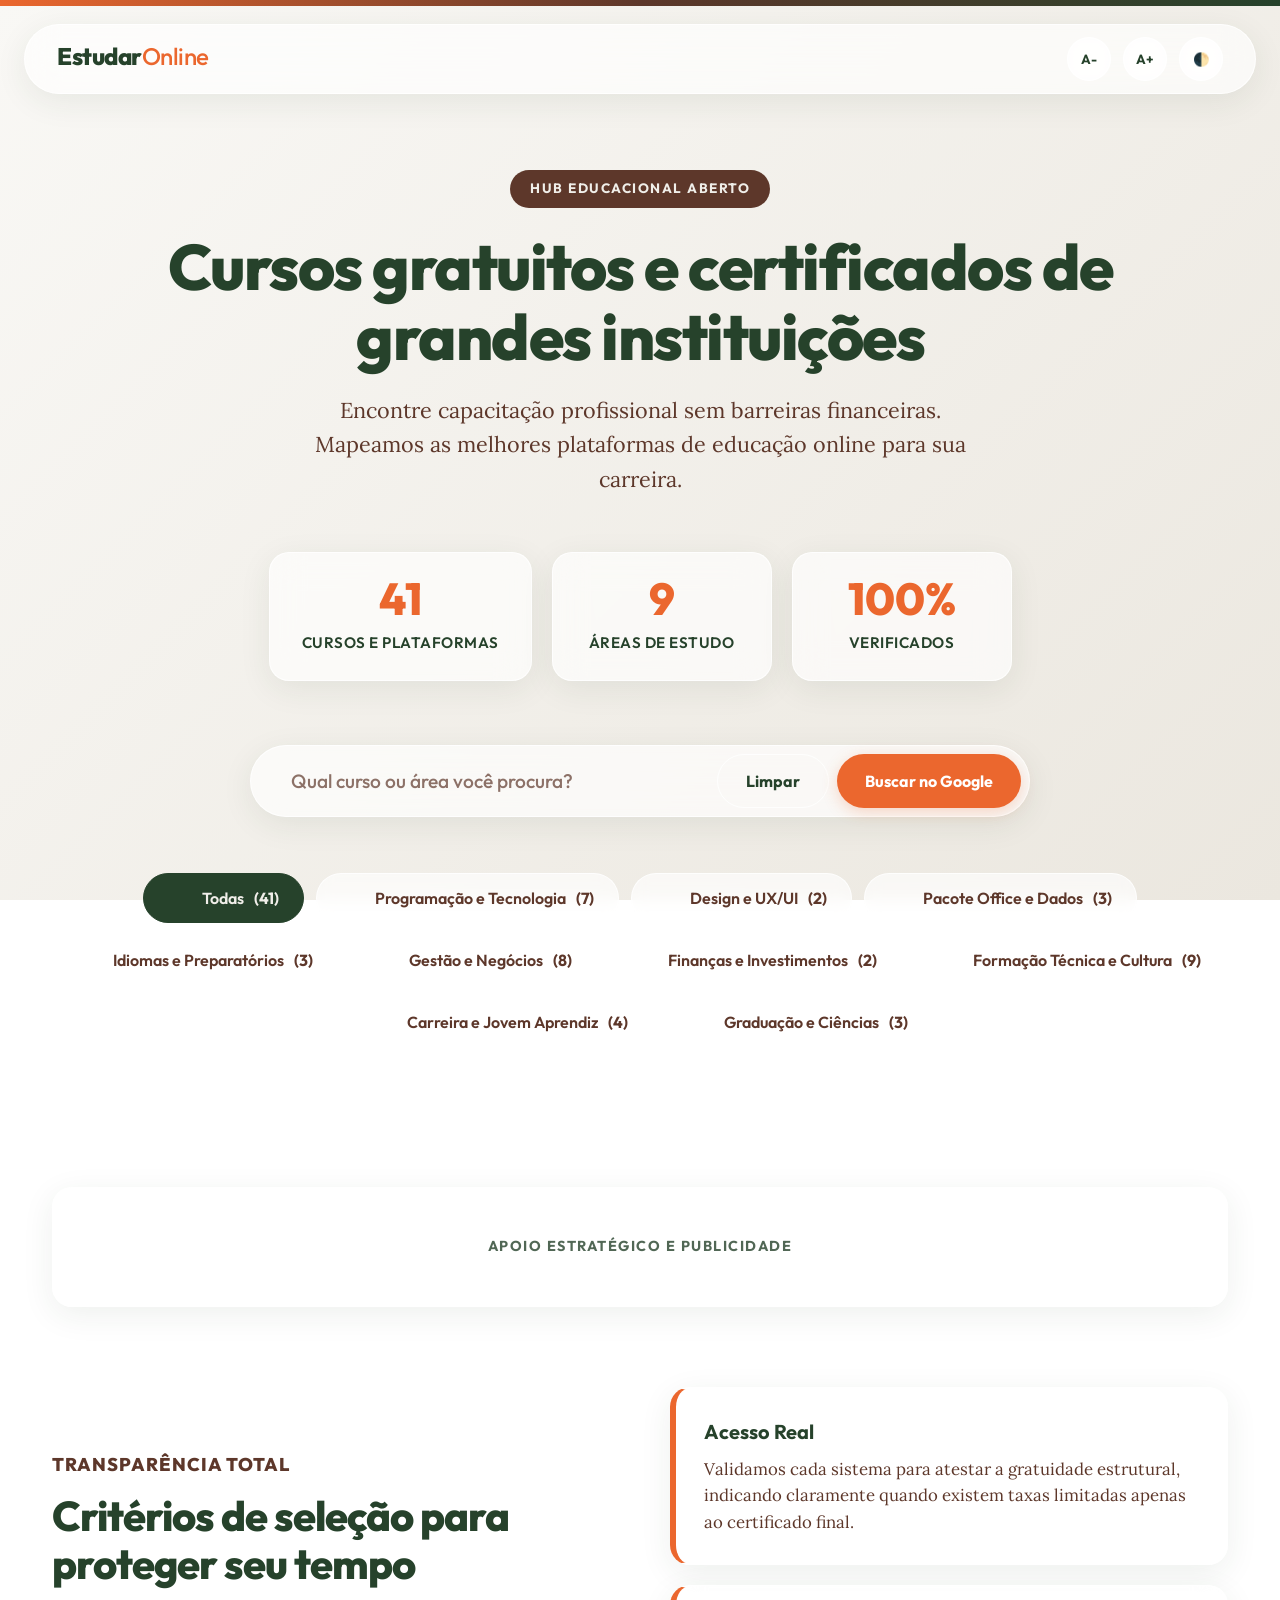
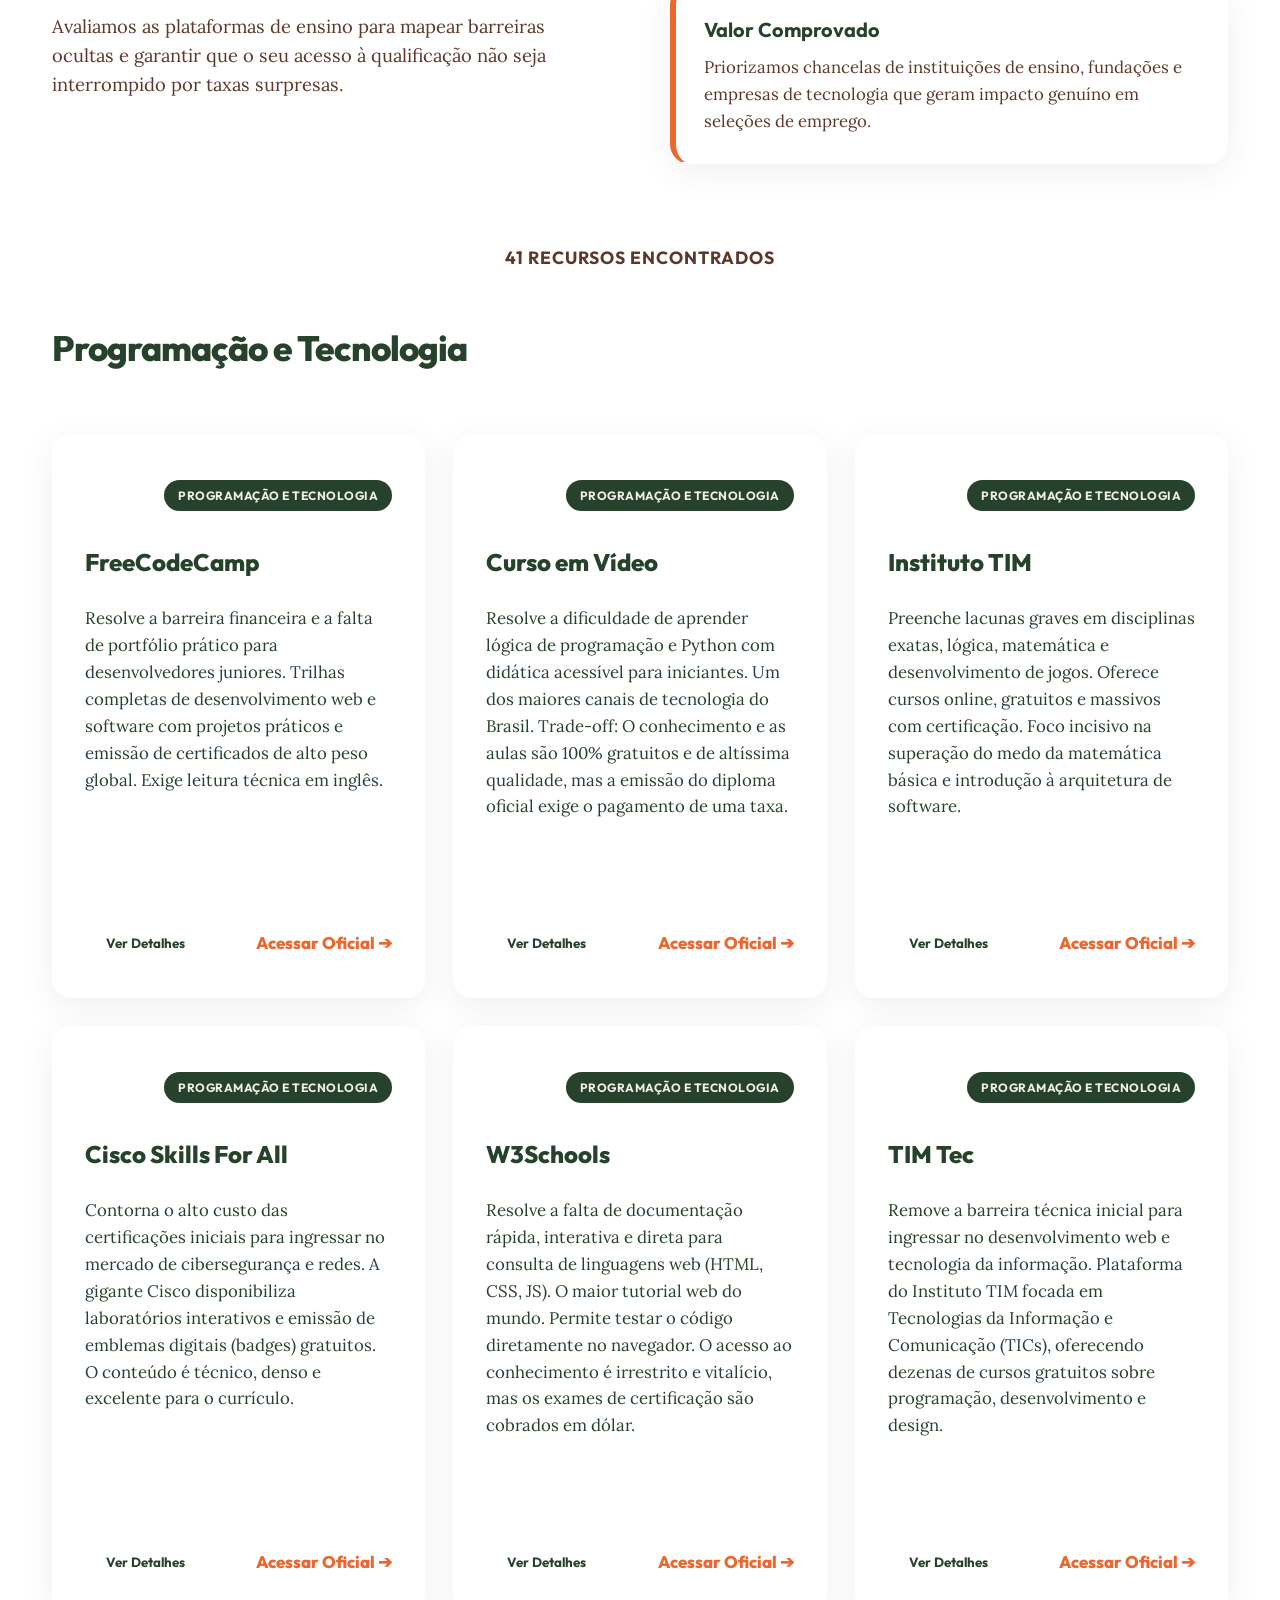
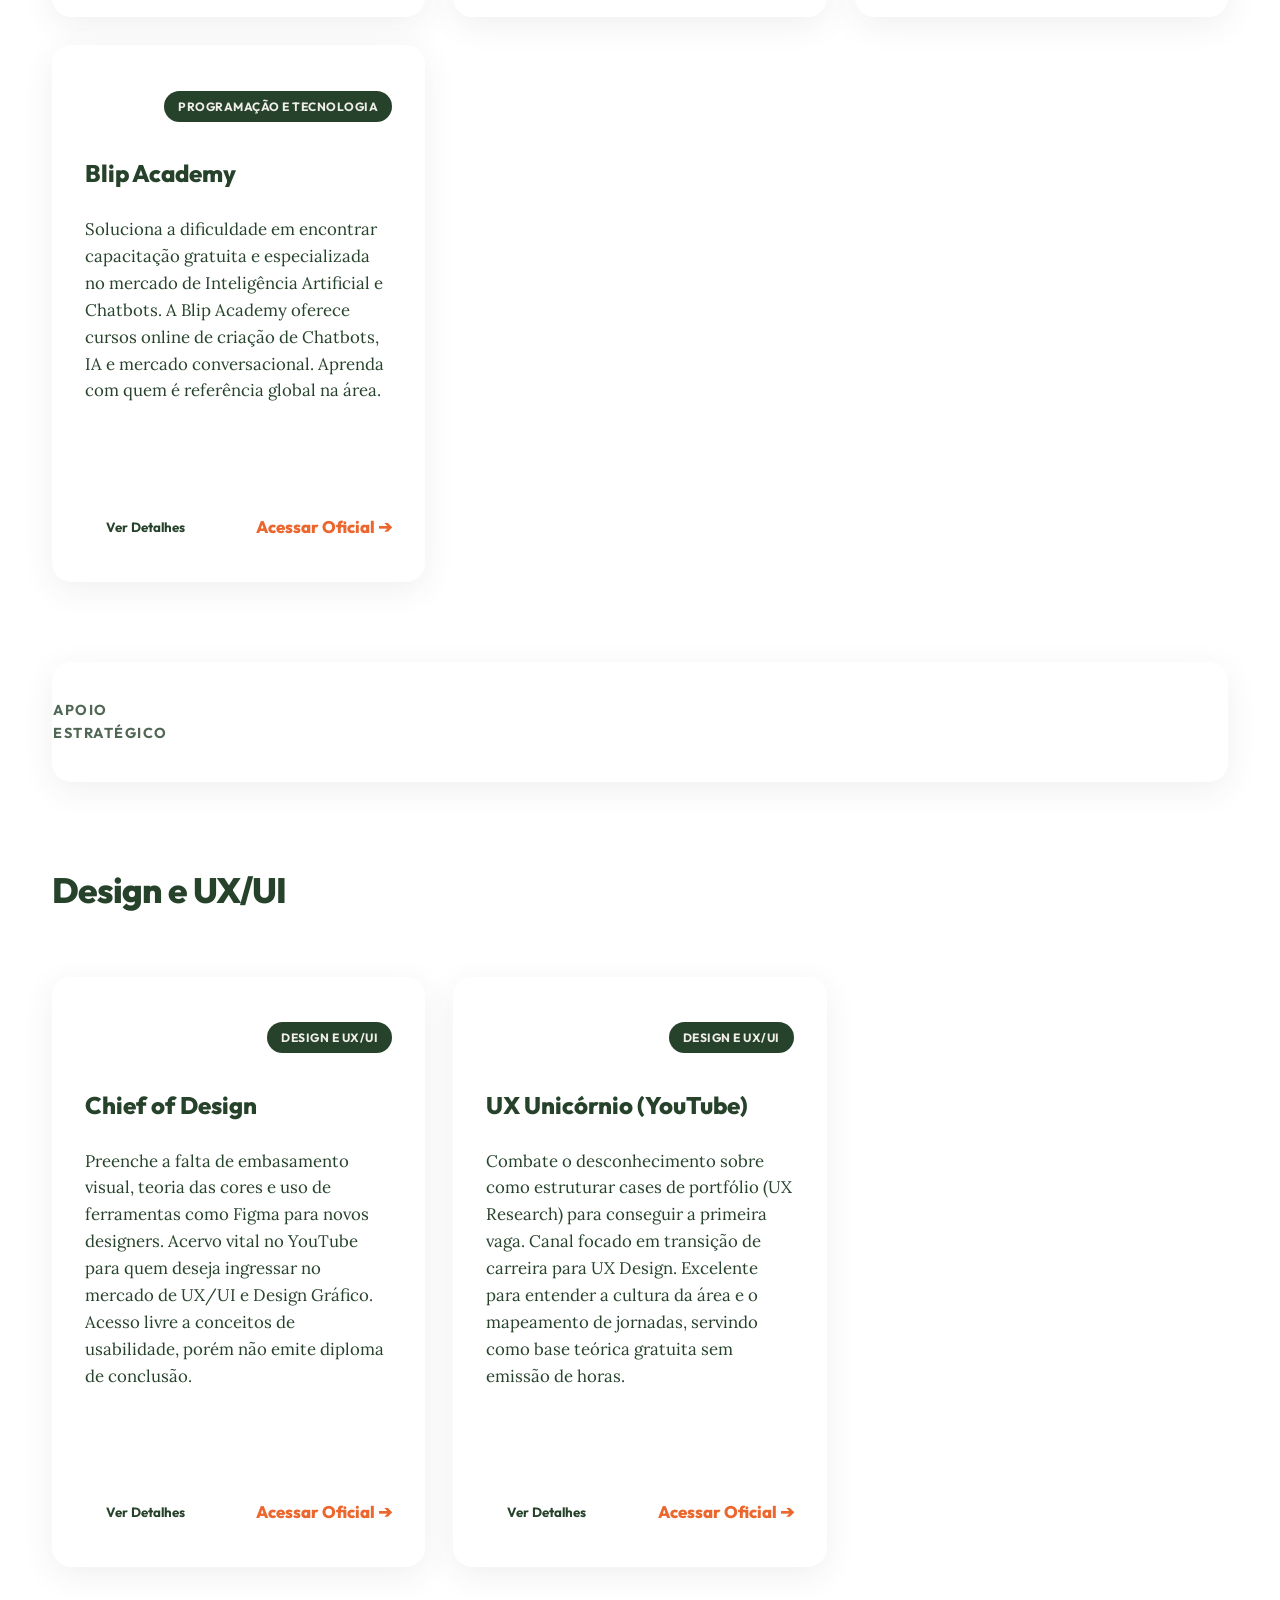
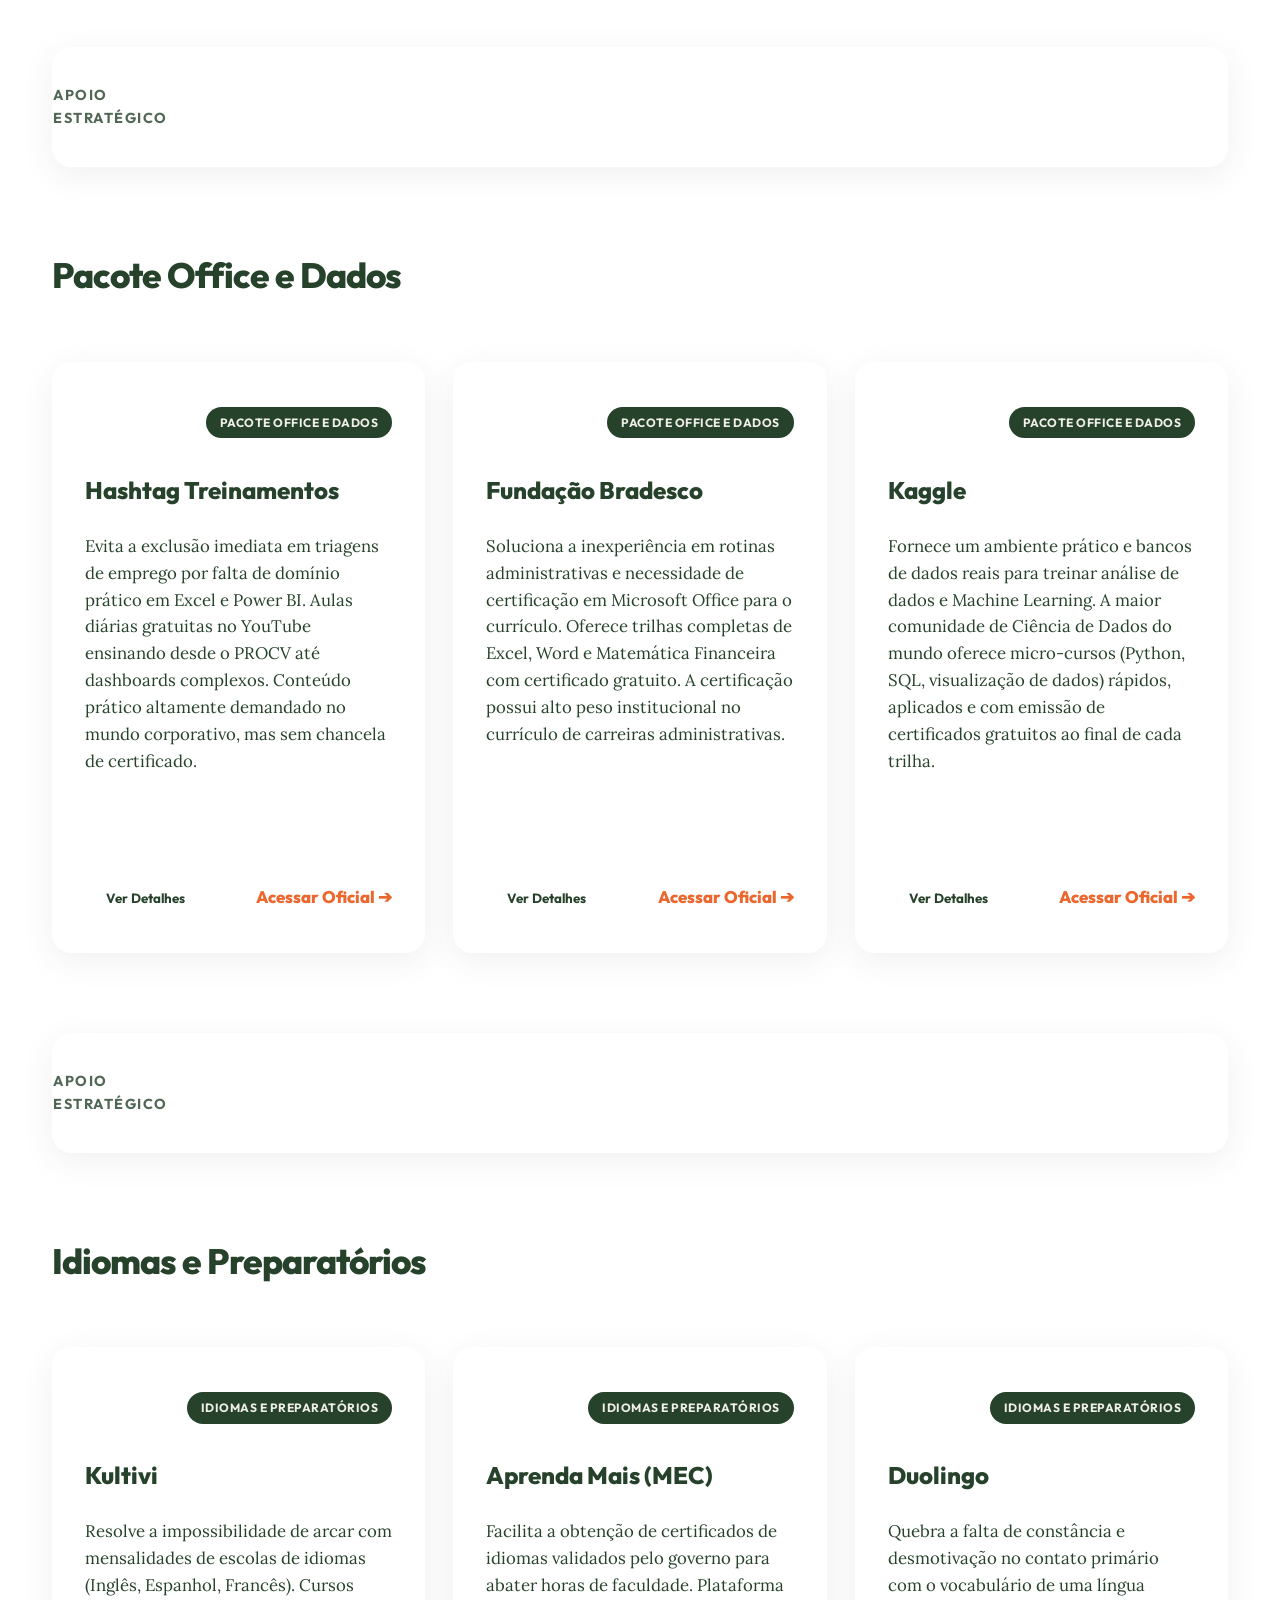
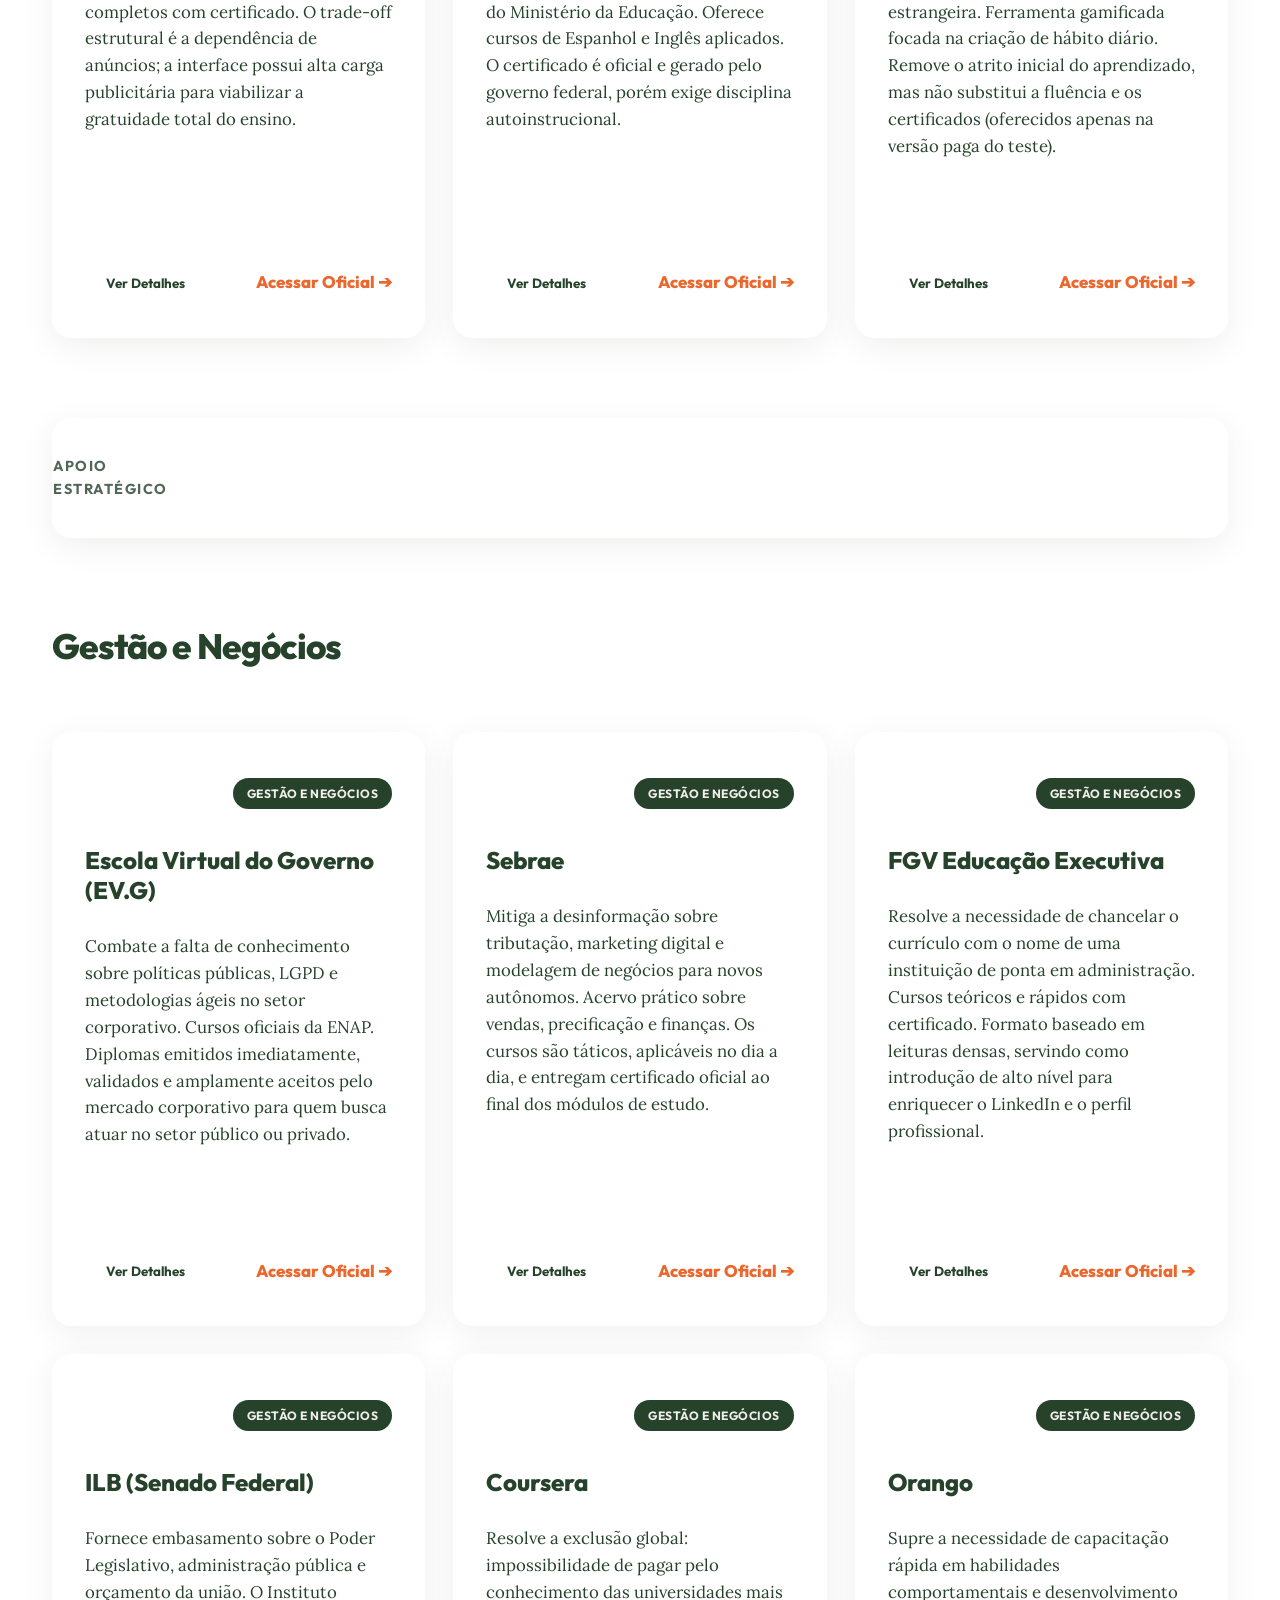
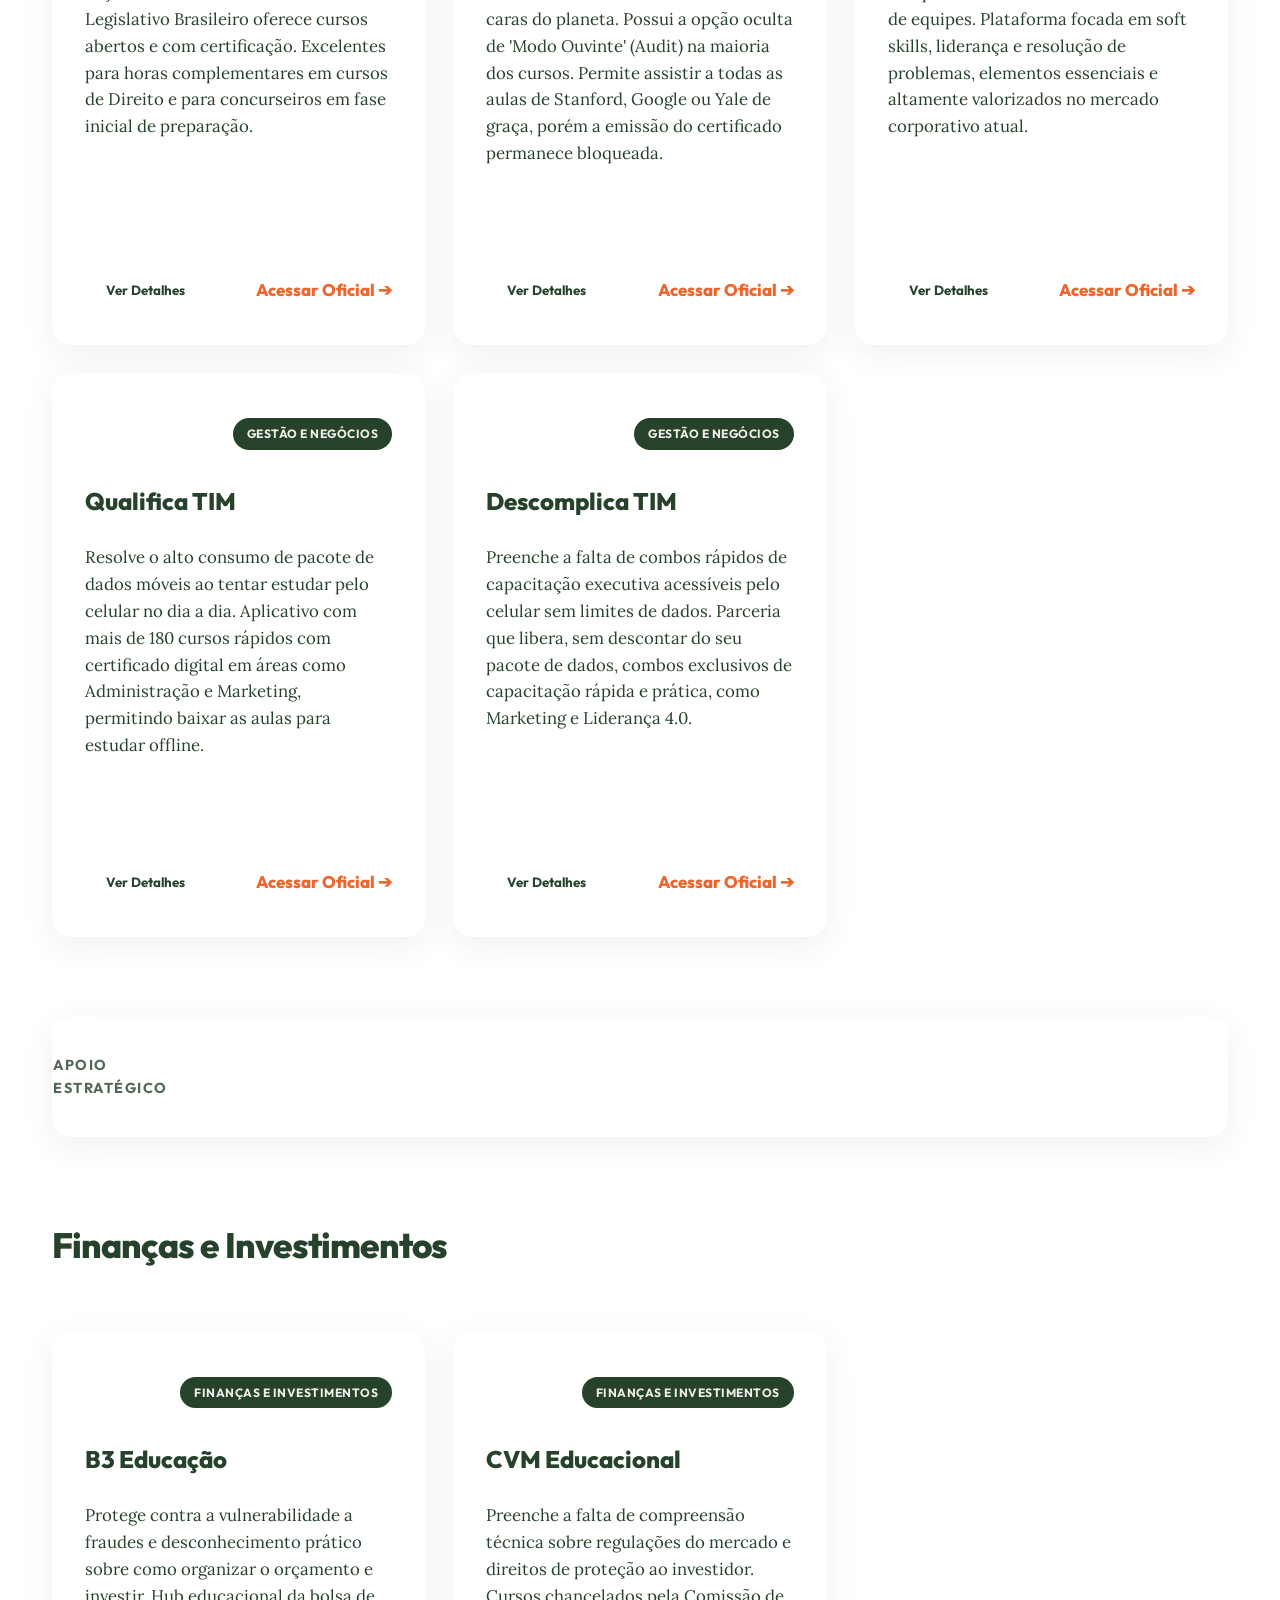
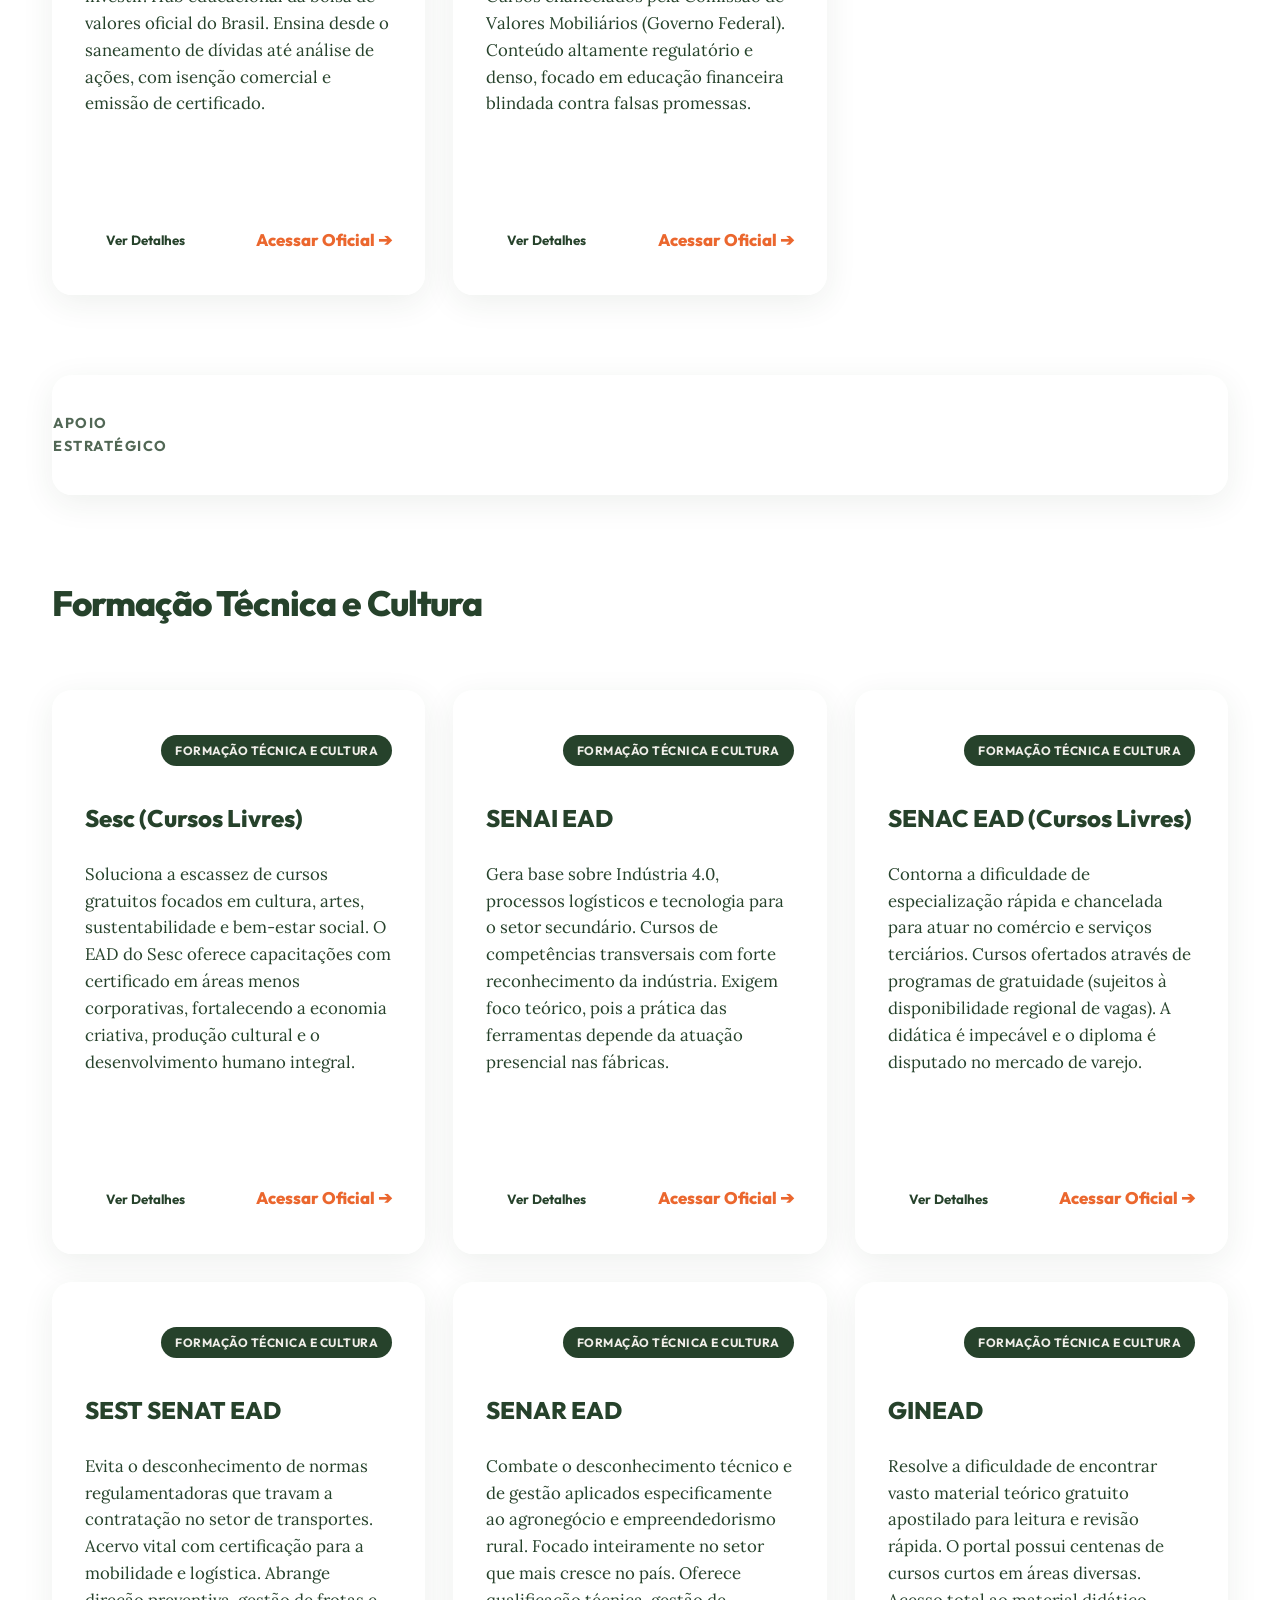
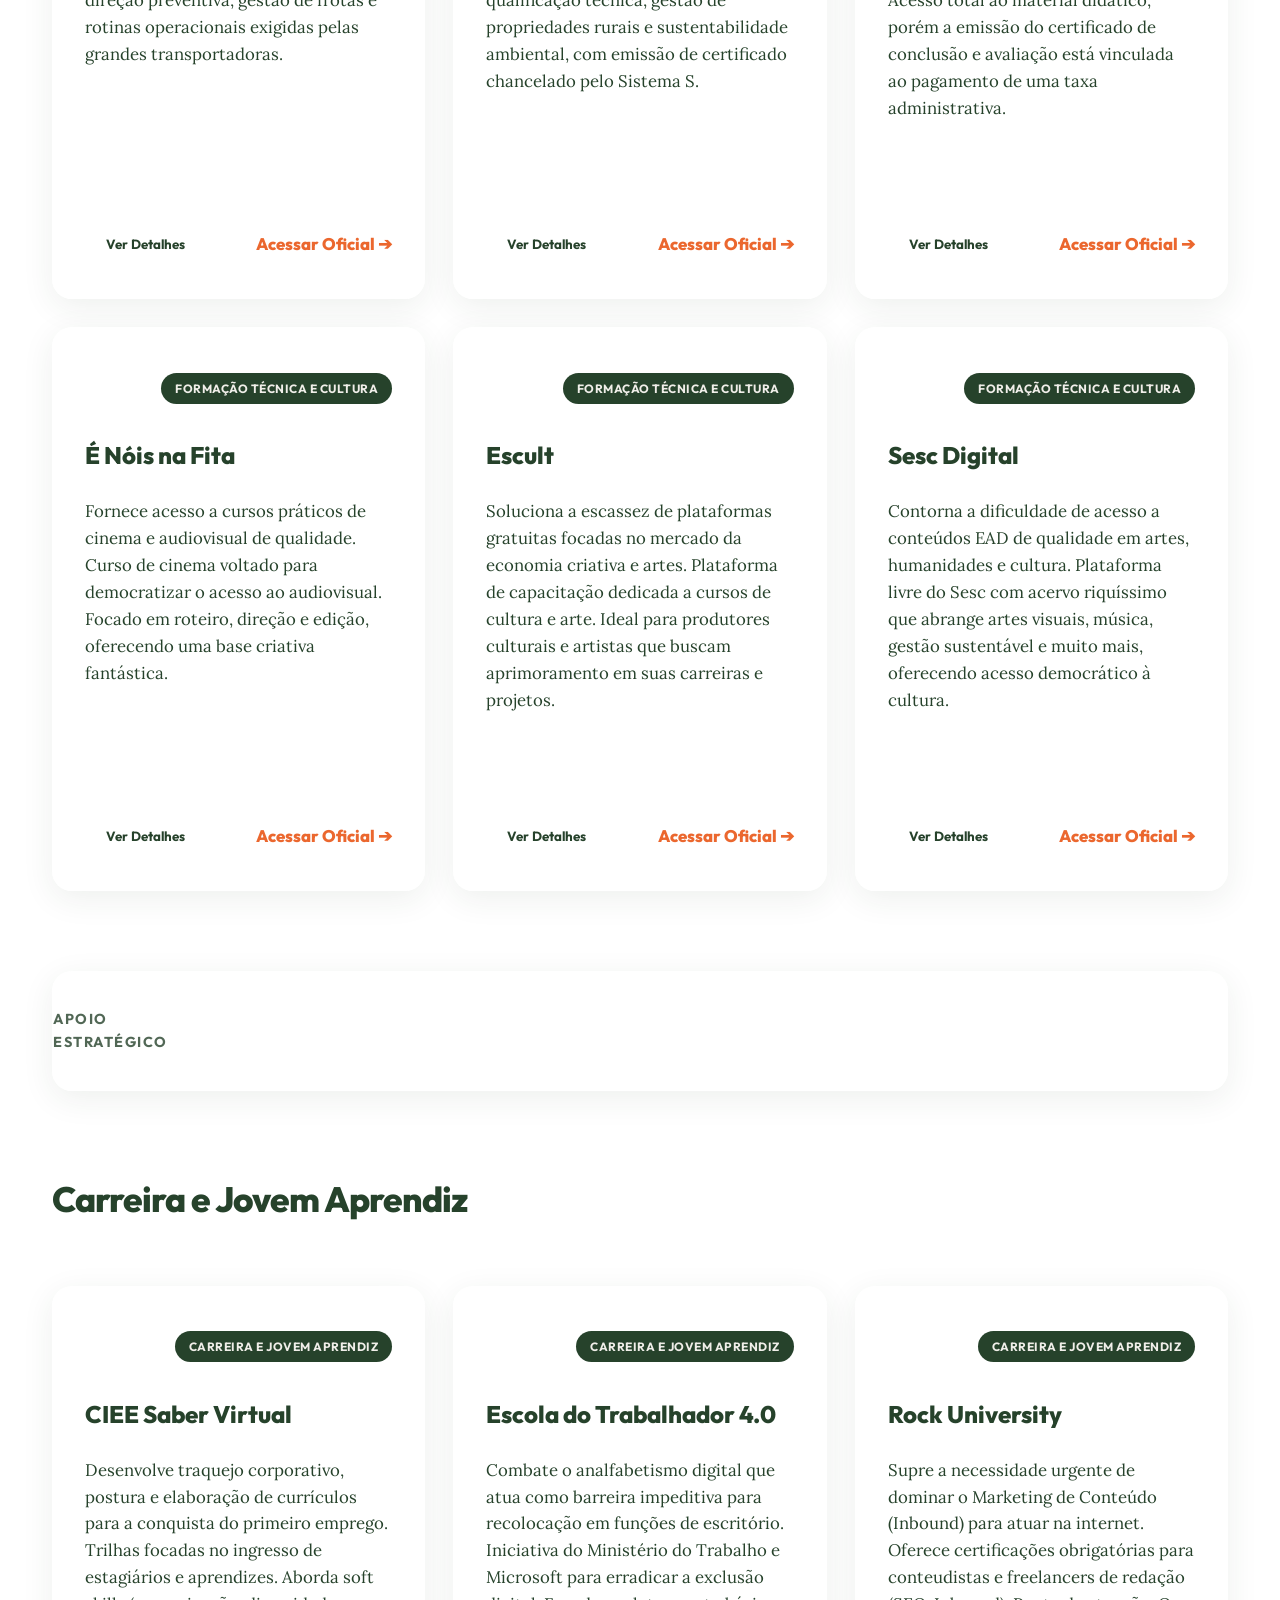
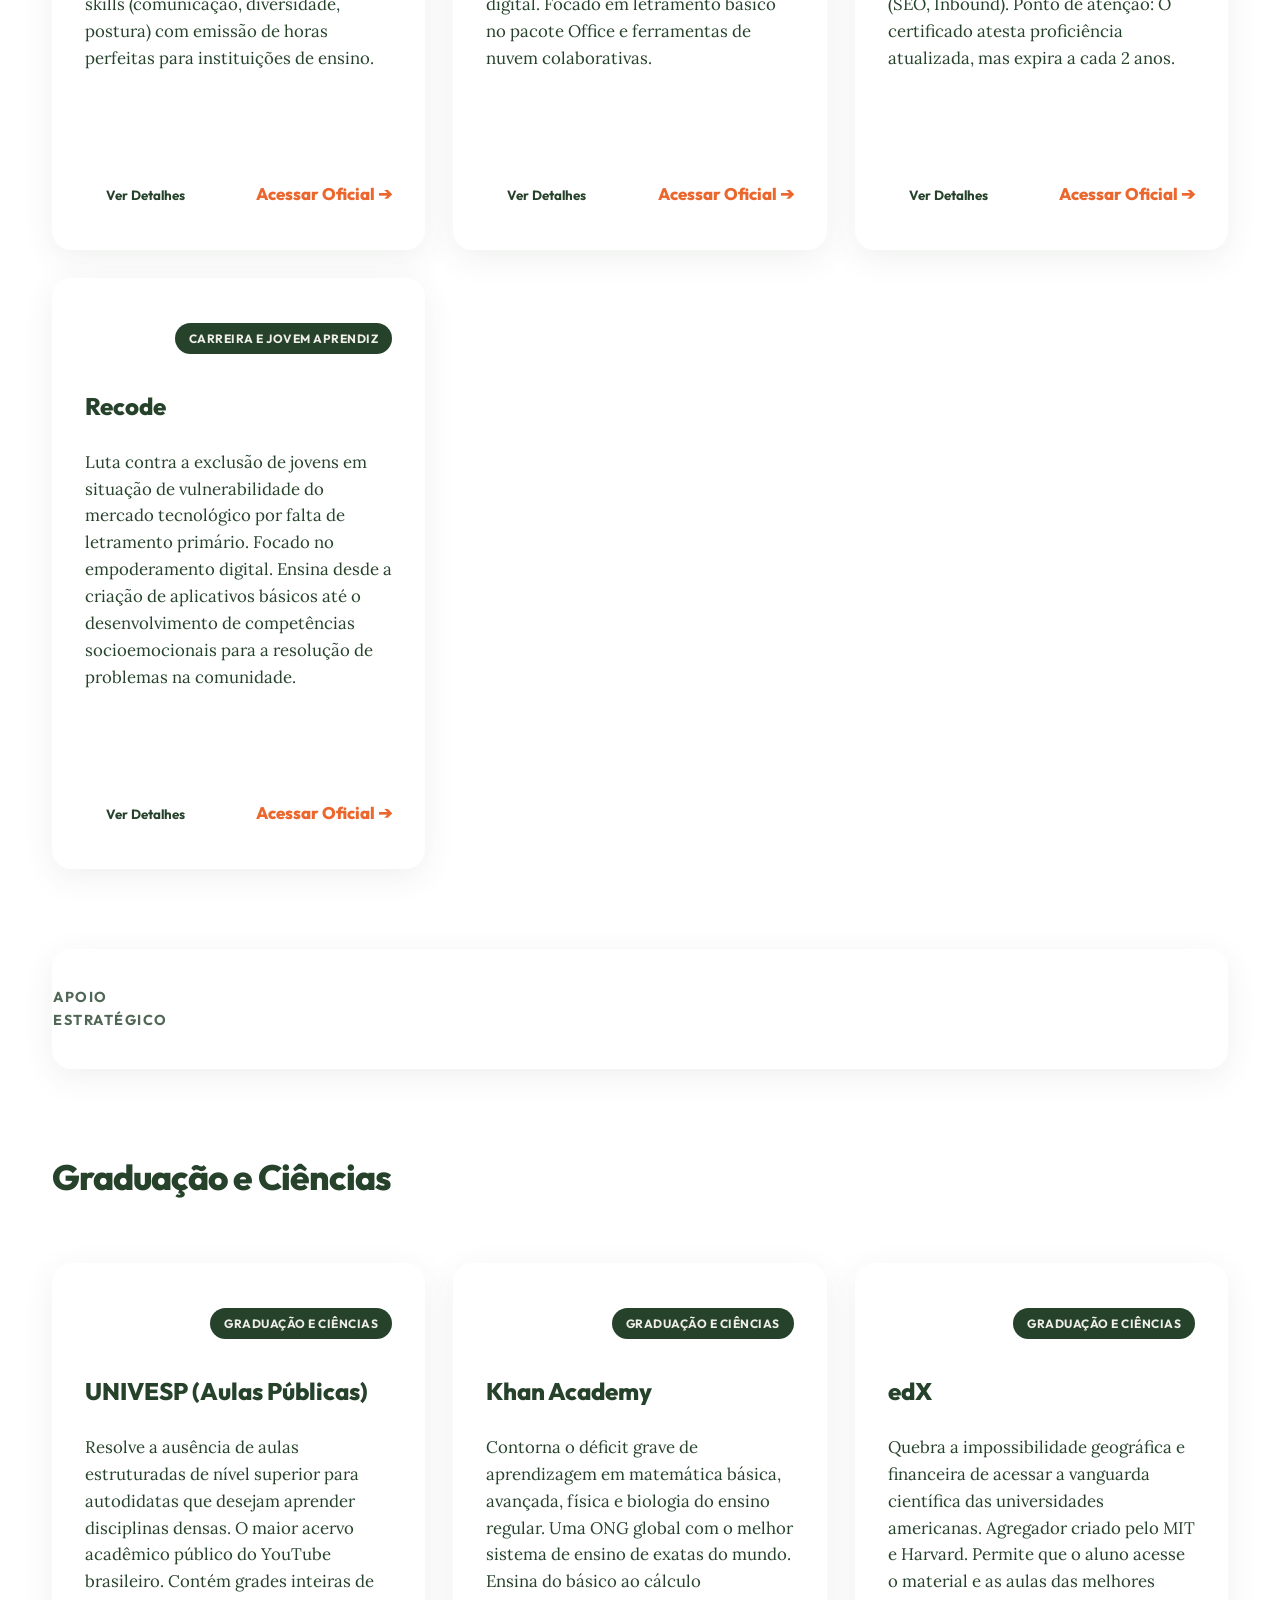
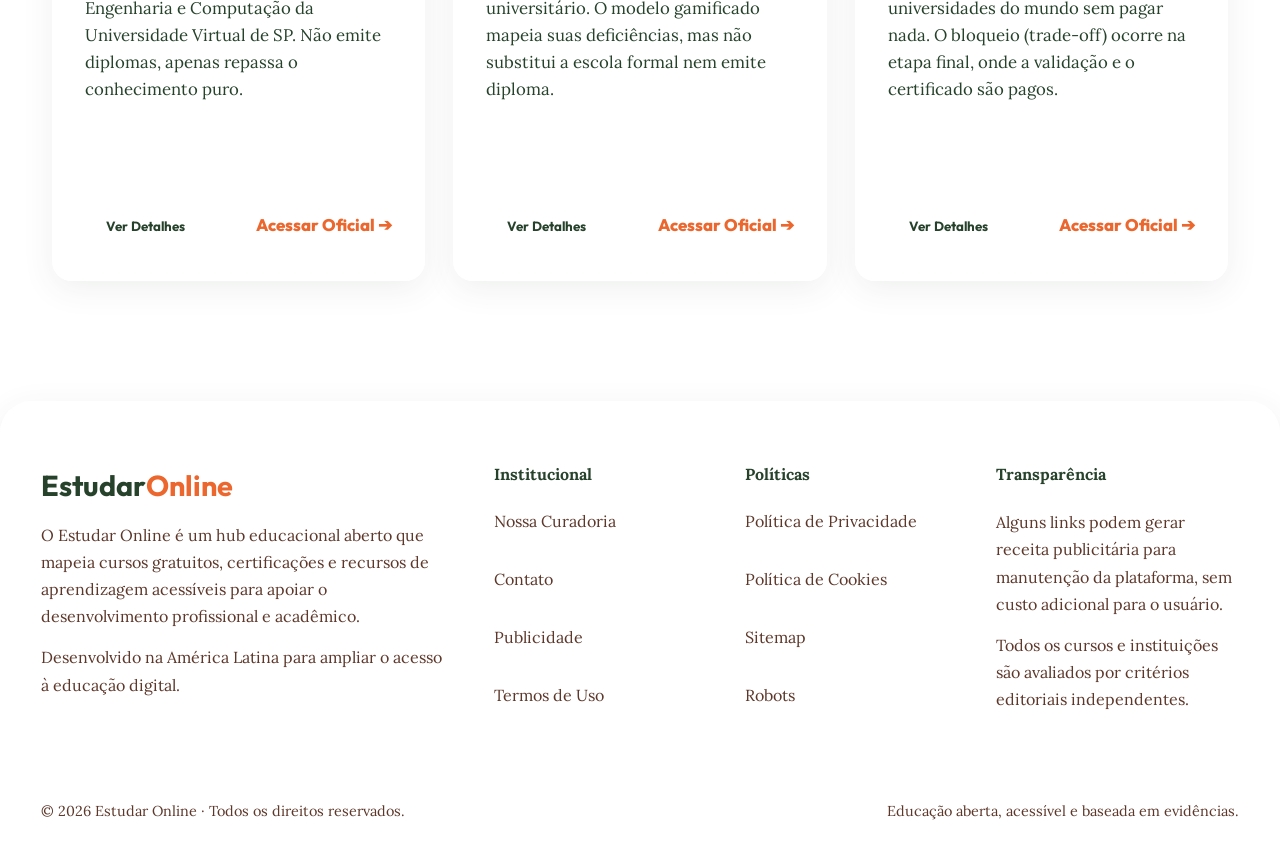
<file: index.html>
<!DOCTYPE html>
<html lang="pt-BR" data-theme="light">

<head>

    <meta charset="UTF-8">

    <meta name="viewport"
          content="width=device-width, initial-scale=1.0">

    <meta http-equiv="X-UA-Compatible"
          content="IE=edge">

    <meta name="referrer"
          content="strict-origin-when-cross-origin">

    <meta name="google-adsense-account"
          content="ca-pub-6821135120244573">

    <title>
        Estudar Online | Cursos Gratuitos e Certificados de Grandes Instituições
    </title>

    <meta name="description"
          content="Encontre capacitação profissional sem barreiras financeiras. Mapeamos as melhores plataformas de educação online para sua carreira.">

    <meta name="keywords"
          content="cursos gratuitos, certificados oficiais, estudar online, educação a distância, qualificação profissional, cursos de graça">

    <meta name="robots"
          content="index,follow">

    <link rel="canonical"
          href="https://estudaronline.org/">

    <!-- Favicons -->

    <link rel="icon"
          href="/favicon.ico">

    <link rel="apple-touch-icon"
          href="/apple-touch-icon.png">

    <link rel="manifest"
          href="/manifest.webmanifest">

    <!-- Open Graph -->

    <meta property="og:type"
          content="website">

    <meta property="og:url"
          content="https://estudaronline.org/">

    <meta property="og:title"
          content="Estudar Online | Cursos Gratuitos e Certificados Oficiais">

    <meta property="og:description"
          content="Encontre capacitação profissional sem barreiras financeiras. Mapeamos as melhores plataformas de educação online para sua carreira.">

    <meta property="og:image"
          content="https://estudaronline.org/CapaEstudarOnline.jpg">

    <meta property="og:site_name"
          content="Estudar Online">

    <!-- Twitter -->

    <meta name="twitter:card"
          content="summary_large_image">

    <meta name="twitter:url"
          content="https://estudaronline.org/">

    <meta name="twitter:title"
          content="Estudar Online | Cursos Gratuitos e Certificados Oficiais">

    <meta name="twitter:description"
          content="Encontre capacitação profissional sem barreiras financeiras. Mapeamos as melhores plataformas de educação online para sua carreira.">

    <meta name="twitter:image"
          content="https://estudaronline.org/CapaEstudarOnline.jpg">

    <!-- Consent Mode v2 -->

    <script>
        window.dataLayer = window.dataLayer || [];

        function gtag() {
            dataLayer.push(arguments);
        }

        gtag(
            'consent',
            'default',
            {
                ad_storage: 'denied',
                analytics_storage: 'denied',
                ad_user_data: 'denied',
                ad_personalization: 'denied',
                wait_for_update: 500
            }
        );
    </script>

    <!-- Google Tag Manager -->

    <script>
        (function(w,d,s,l,i){
            w[l]=w[l]||[];
            w[l].push({
                'gtm.start':new Date().getTime(),
                event:'gtm.js'
            });
            var f=d.getElementsByTagName(s)[0],
                j=d.createElement(s),
                dl=l!='dataLayer'?'&l='+l:'';

            j.async=true;
            j.src=
            'https://www.googletagmanager.com/gtm.js?id='+i+dl;

            f.parentNode.insertBefore(j,f);

        })(window,document,'script','dataLayer','GTM-MFG66TKV');
    </script>

    <!-- Google AdSense -->

    <script async
        src="https://pagead2.googlesyndication.com/pagead/js/adsbygoogle.js?client=ca-pub-6821135120244573"
        crossorigin="anonymous">
    </script>

    <!-- Schema.org -->

    <script type="application/ld+json">
    {
        "@context":"https://schema.org",
        "@type":"WebSite",
        "name":"Estudar Online",
        "url":"https://estudaronline.org",
        "description":"Hub educacional aberto para cursos gratuitos e certificações",
        "publisher":{
            "@type":"Organization",
            "name":"Estudar Online",
            "email":"basalces@duck.com"
        }
    }
    </script>

    <script type="application/ld+json">
    {
        "@context":"https://schema.org",
        "@type":"EducationalOrganization",
        "name":"Estudar Online",
        "url":"https://estudaronline.org",
        "email":"basalces@duck.com"
    }
    </script>

    <!-- Fonts -->

    <link rel="preconnect"
          href="https://fonts.googleapis.com">

    <link rel="preconnect"
          href="https://fonts.gstatic.com"
          crossorigin>

    <link href="https://fonts.googleapis.com/css2?family=Lora:ital,wght@0,400;0,600;1,400&family=Outfit:wght@400;500;700;800&display=swap"
          rel="stylesheet">

    <!-- CSS -->

    <link rel="stylesheet"
          href="style.css">

</head>

<body>
    <noscript><iframe src="https://www.googletagmanager.com/ns.html?id=GTM-MFG66TKV"
    height="0" width="0" style="display:none;visibility:hidden"></iframe></noscript>

    <a class="skip-link" href="#lista-ferramentas">Pular direto para os cursos</a>

    <header class="cabecalho-site">
        <div class="container nav-bar glass-effect">
            <a class="logotipo" href="./index.html">Estudar<span>Online</span></a>
            <div class="controles-a11y">
                <button type="button" id="btn-fonte-menos" class="btn-a11y glass-btn" aria-label="Diminuir tamanho da fonte">A-</button>
                <button type="button" id="btn-fonte-mais" class="btn-a11y glass-btn" aria-label="Aumentar tamanho da fonte">A+</button>
                <button type="button" id="btn-tema" class="btn-a11y glass-btn" aria-label="Alternar modo escuro e claro">🌓</button>
            </div>
        </div>
    </header>

    <main class="container" id="conteudo-principal">
        <section class="hero">
            <p class="hero-kicker">Hub Educacional Aberto</p>
            <h1 class="hero-title">Cursos gratuitos e certificados de grandes instituições</h1>
            <p class="hero-subtitle">Encontre capacitação profissional sem barreiras financeiras. Mapeamos as melhores plataformas de educação online para sua carreira.</p>
            
            <div class="hero-metricas">
                <span class="metrica-card glass-effect"><strong id="total-ferramentas">0</strong><small>Cursos e Plataformas</small></span>
                <span class="metrica-card glass-effect"><strong id="total-categorias">0</strong><small>Áreas de Estudo</small></span>
                <span class="metrica-card glass-effect"><strong>100%</strong><small>Verificados</small></span>
            </div>
            
            <div class="busca-container" role="search">
                <div class="busca-form glass-effect">
                    <input id="campo-busca" type="search" placeholder="Qual curso ou área você procura?" autocomplete="off">
                    <div class="busca-acoes">
                        <button type="button" id="btn-limpar-busca" class="btn-busca secundario" aria-label="Limpar resultados locais">Limpar</button>
                        <button type="button" id="btn-google-busca" class="btn-busca primario" aria-label="Pesquisar diretamente no Google">Buscar no Google</button>
                    </div>
                </div>
            </div>
            
            <nav id="bento-menu" class="bento-grid-container" aria-label="Filtros por categoria"></nav>
        </section>

        <div class="area-adsense ads-vip glass-effect">
            <p class="ads-label">Apoio Estratégico e Publicidade</p>
        </div>

        <section class="painel-curadoria">
            <div>
                <p class="section-kicker">Transparência Total</p>
                <h2 id="titulo-curadoria">Critérios de seleção para proteger seu tempo</h2>
                <p>Avaliamos as plataformas de ensino para mapear barreiras ocultas e garantir que o seu acesso à qualificação não seja interrompido por taxas surpresas.</p>
            </div>
            <ul class="criterios-lista">
                <li class="criterio-card glass-effect">
                    <strong>Acesso Real</strong>
                    <span>Validamos cada sistema para atestar a gratuidade estrutural, indicando claramente quando existem taxas limitadas apenas ao certificado final.</span>
                </li>
                <li class="criterio-card glass-effect">
                    <strong>Valor Comprovado</strong>
                    <span>Priorizamos chancelas de instituições de ensino, fundações e empresas de tecnologia que geram impacto genuíno em seleções de emprego.</span>
                </li>
            </ul>
        </section>

        <p id="status-resultados" class="status-resultados" aria-live="polite">Mapeando ecossistema de aprendizado...</p>
        <div id="lista-ferramentas"></div>
    </main>

    <div id="modal-overlay" class="modal-overlay hidden" aria-hidden="true">
        <div class="modal-content glass-effect" role="dialog" aria-modal="true" aria-labelledby="artigo-titulo">
            <button type="button" class="btn-fechar glass-btn" id="fechar-modal" aria-label="Fechar janela de detalhes">✕</button>
            <div class="modal-header-compacto">
                <span id="artigo-emoji" class="emoji-medio glass-effect"></span>
                <div>
                    <h2 id="artigo-titulo">Carregando...</h2>
                    <span id="artigo-categoria" class="tag-categoria">Categoria</span>
                </div>
            </div>
            <div class="dor-box glass-effect">
                <strong>Barreira Oculta Resolvida:</strong>
                <p id="artigo-dor"></p>
            </div>
            <div class="artigo-corpo">
                <p id="artigo-descricao"></p>
                <dl class="detalhes-editoriais">
                    <div class="glass-effect">
                        <dt>Ideal Para</dt>
                        <dd id="artigo-melhor-para"></dd>
                    </div>
                    <div class="glass-effect">
                        <dt>Análise Tática</dt>
                        <dd id="artigo-cuidado"></dd>
                    </div>
                </dl>
            </div>
            <div class="acoes-ferramenta glass-effect">
                <a id="artigo-link" href="#" target="_blank" class="btn-primario" rel="noopener noreferrer">Acessar Plataforma Oficial</a>
                <div class="share-buttons">
                    <p class="share-title">Fortaleça sua rede. Indique este recurso:</p>
                    <div class="share-icons" id="botoes-compartilhamento"></div>
                </div>
            </div>
        </div>
    </div>

    <footer class="footer-site glass-effect">

    <div class="footer-grid">

        <!-- Coluna 1 -->

        <section class="footer-column">
            <h3 class="footer-logo">
                Estudar<span>Online</span>
            </h3>

            <p class="footer-description">
                O Estudar Online é um hub educacional aberto que
                mapeia cursos gratuitos, certificações e recursos
                de aprendizagem acessíveis para apoiar o
                desenvolvimento profissional e acadêmico.
            </p>

            <p class="footer-origin">
                Desenvolvido na América Latina para ampliar
                o acesso à educação digital.
            </p>
        </section>

        <!-- Coluna 2 -->

        <nav
            class="footer-column"
            aria-label="Navegação institucional">

            <h4>Institucional</h4>

            <a href="sobre.html">
                Nossa Curadoria
            </a>

            <a href="contato.html">
                Contato
            </a>

            <a href="politica-publicidade.html">
                Publicidade
            </a>

            <a href="termos.html">
                Termos de Uso
            </a>
        </nav>

        <!-- Coluna 3 -->

        <nav
            class="footer-column"
            aria-label="Políticas">

            <h4>Políticas</h4>

            <a href="privacidade.html">
                Política de Privacidade
            </a>

            <a href="cookies.html">
                Política de Cookies
            </a>

            <a href="sitemap.xml">
                Sitemap
            </a>

            <a href="robots.txt">
                Robots
            </a>
        </nav>

        <!-- Coluna 4 -->

        <section class="footer-column">

            <h4>Transparência</h4>

            <p>
                Alguns links podem gerar receita
                publicitária para manutenção da
                plataforma, sem custo adicional
                para o usuário.
            </p>

            <p>
                Todos os cursos e instituições
                são avaliados por critérios
                editoriais independentes.
            </p>

        </section>

    </div>

    <div class="footer-bottom">

        <p>
            © 2026 Estudar Online · Todos os direitos reservados.
        </p>

        <p>
            Educação aberta, acessível e baseada
            em evidências.
        </p>

    </div>

</footer>
    <script src="script.js"></script>
</body>
</html>
</file>
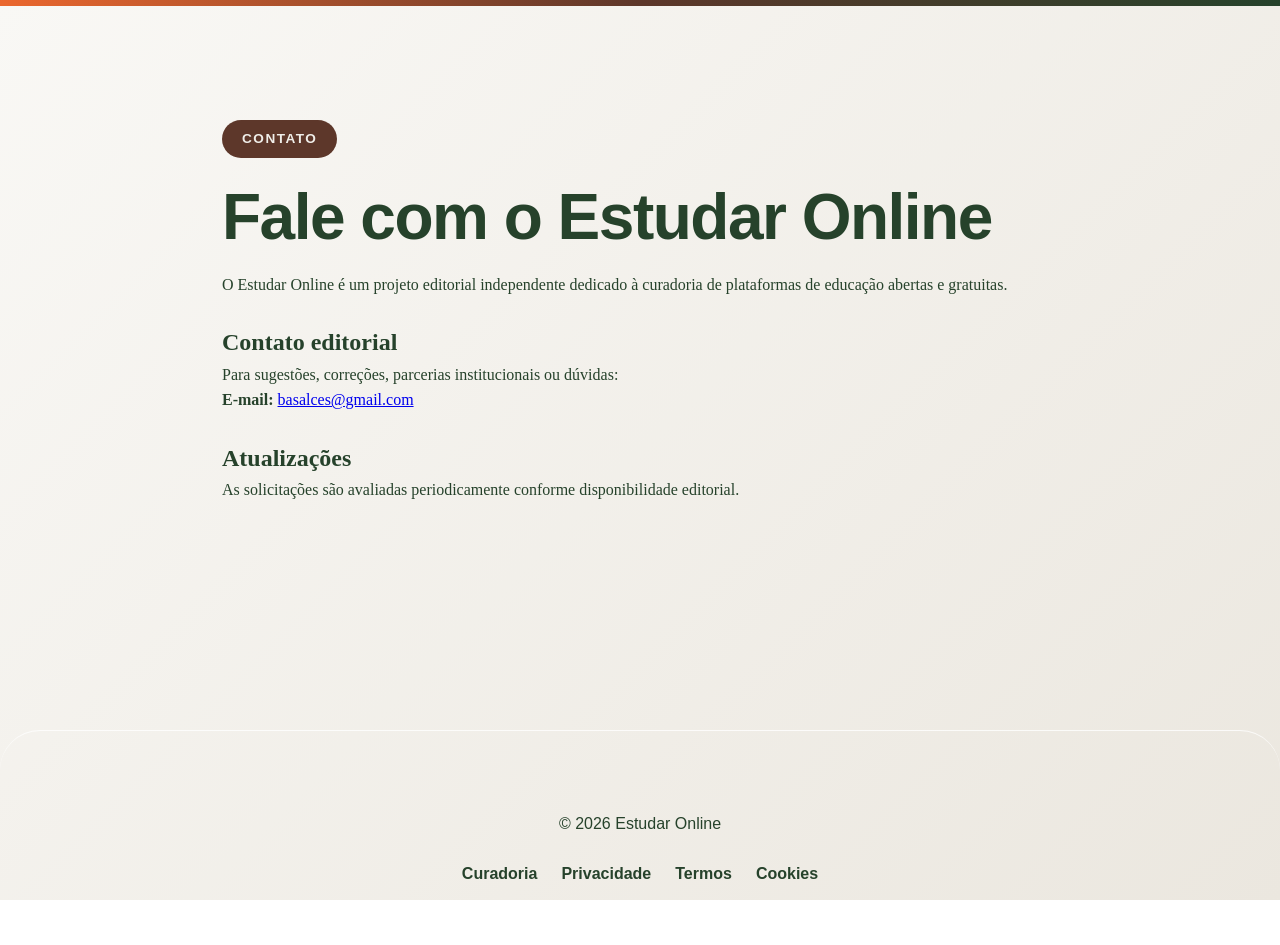
<file: contato.html>
<!DOCTYPE html>
<html lang="pt-BR">

<head>
<meta charset="UTF-8">
<meta name="viewport" content="width=device-width,initial-scale=1">

<title>Contato | Estudar Online</title>

<meta name="description"
content="Canal oficial de contato do projeto Estudar Online.">

<meta name="robots"
content="index,follow">

<link rel="canonical"
href="https://estudaronline.org/contato.html">

<link rel="stylesheet"
href="./style.css">
</head>

<body>

<main class="container" style="padding-top:120px;min-height:70vh;max-width:900px;">

<span class="hero-kicker">
CONTATO
</span>

<h1 class="hero-title">
Fale com o Estudar Online
</h1>

<div class="artigo-corpo">

<p>
O Estudar Online é um projeto editorial independente dedicado à curadoria de plataformas de educação abertas e gratuitas.
</p>

<br>

<h2>Contato editorial</h2>

<p>
Para sugestões, correções, parcerias institucionais ou dúvidas:
</p>

<p>
<strong>E-mail:</strong>
<a href="mailto:basalces@gmail.com">
basalces@gmail.com
</a>
</p>

<br>

<h2>Atualizações</h2>

<p>
As solicitações são avaliadas periodicamente conforme disponibilidade editorial.
</p>

</div>

</main>

<footer class="rodape-site">
<div class="container">
<div class="rodape-main">
<p>© 2026 Estudar Online</p>
</div>

<nav class="links-rodape">
<a href="sobre.html">Curadoria</a>
<a href="privacidade.html">Privacidade</a>
<a href="termos.html">Termos</a>
<a href="cookies.html">Cookies</a>
</nav>
</div>
</footer>

</body>
</html>
</file>
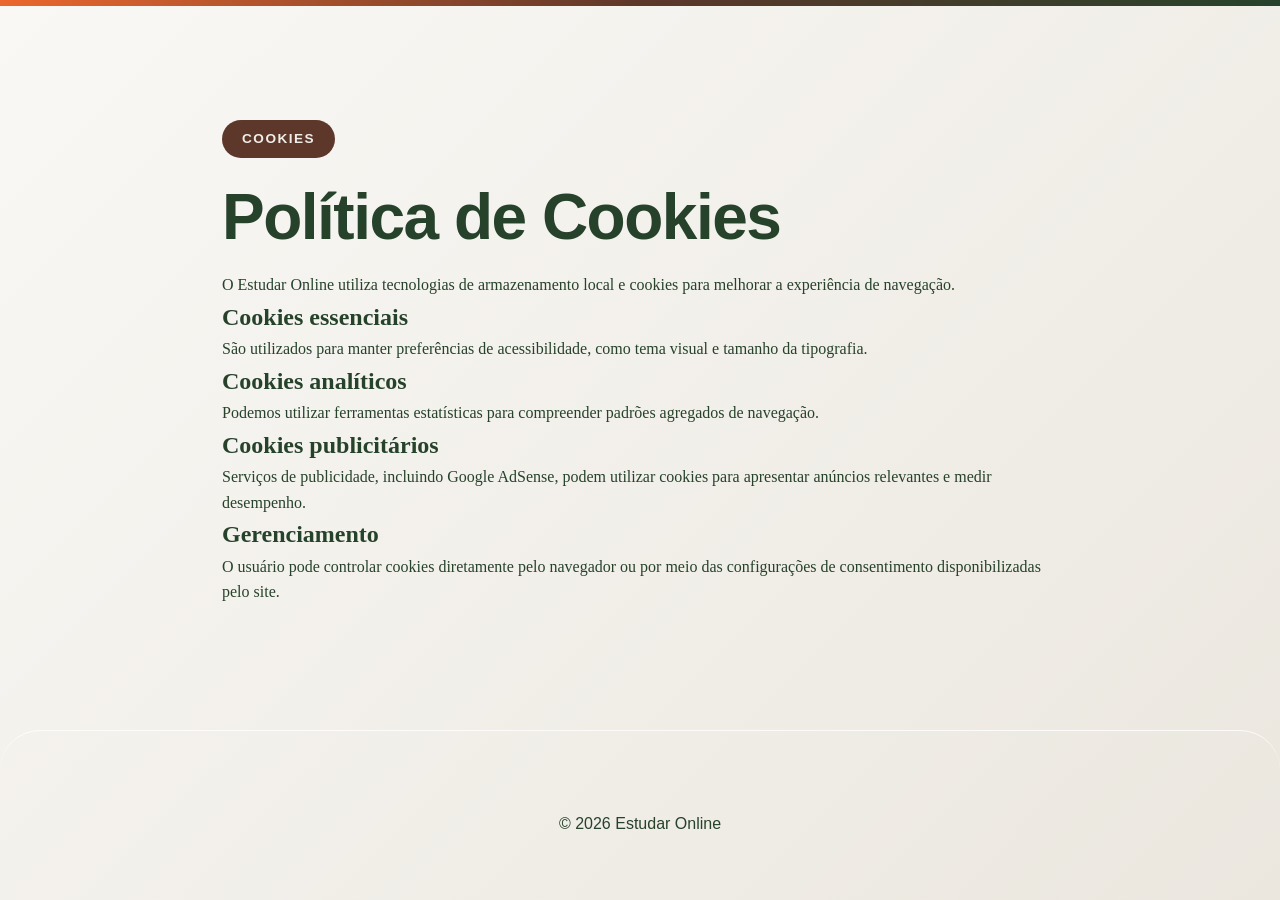
<file: cookies.html>
<!DOCTYPE html>
<html lang="pt-BR">

<head>
<meta charset="UTF-8">
<meta name="viewport" content="width=device-width,initial-scale=1">

<title>Política de Cookies | Estudar Online</title>

<meta name="description"
content="Política de cookies e tecnologias de rastreamento do Estudar Online.">

<link rel="canonical"
href="https://estudaronline.org/cookies.html">

<link rel="stylesheet"
href="./style.css">
</head>

<body>

<main class="container" style="padding-top:120px;min-height:70vh;max-width:900px;">

<span class="hero-kicker">
COOKIES
</span>

<h1 class="hero-title">
Política de Cookies
</h1>

<div class="artigo-corpo">

<p>
O Estudar Online utiliza tecnologias de armazenamento local e cookies para melhorar a experiência de navegação.
</p>

<h2>Cookies essenciais</h2>

<p>
São utilizados para manter preferências de acessibilidade, como tema visual e tamanho da tipografia.
</p>

<h2>Cookies analíticos</h2>

<p>
Podemos utilizar ferramentas estatísticas para compreender padrões agregados de navegação.
</p>

<h2>Cookies publicitários</h2>

<p>
Serviços de publicidade, incluindo Google AdSense, podem utilizar cookies para apresentar anúncios relevantes e medir desempenho.
</p>

<h2>Gerenciamento</h2>

<p>
O usuário pode controlar cookies diretamente pelo navegador ou por meio das configurações de consentimento disponibilizadas pelo site.
</p>

</div>

</main>

<footer class="rodape-site">
<div class="container">
<div class="rodape-main">
<p>© 2026 Estudar Online</p>
</div>
</div>
</footer>

</body>
</html>
</file>
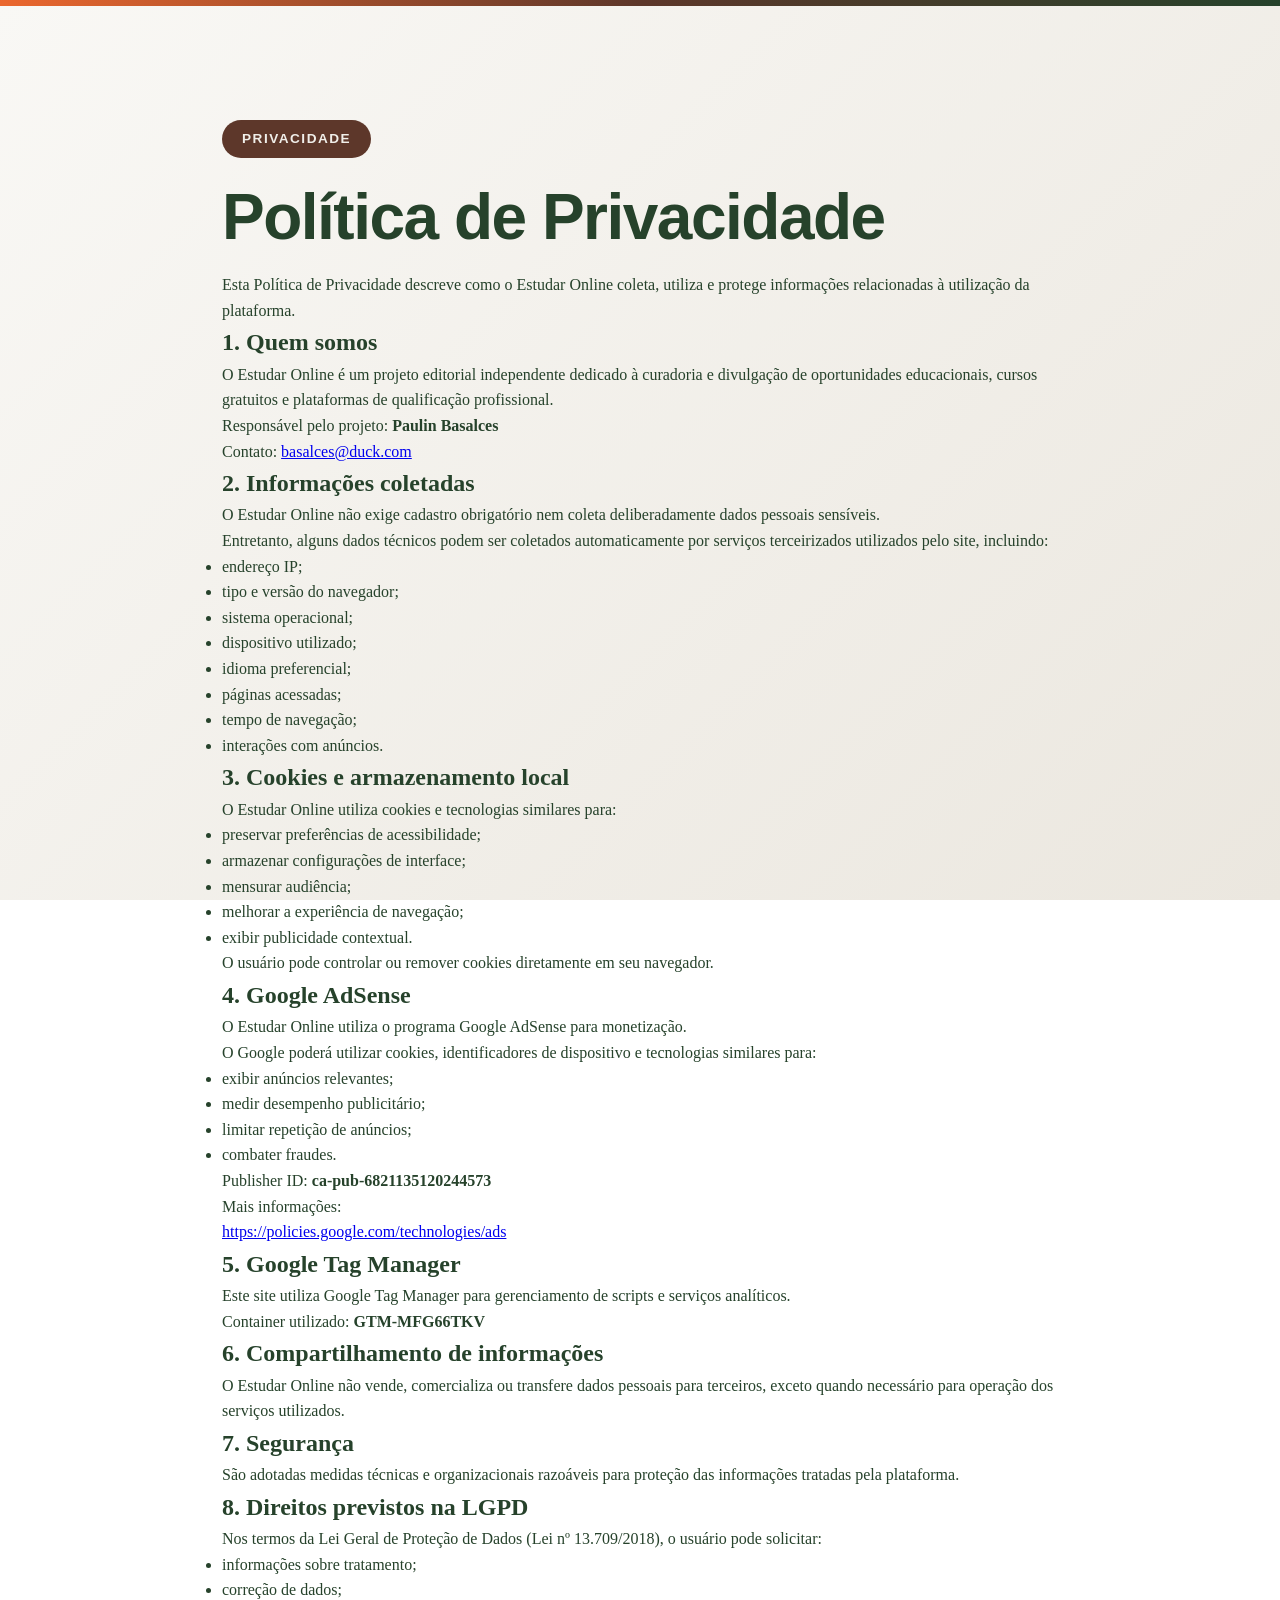
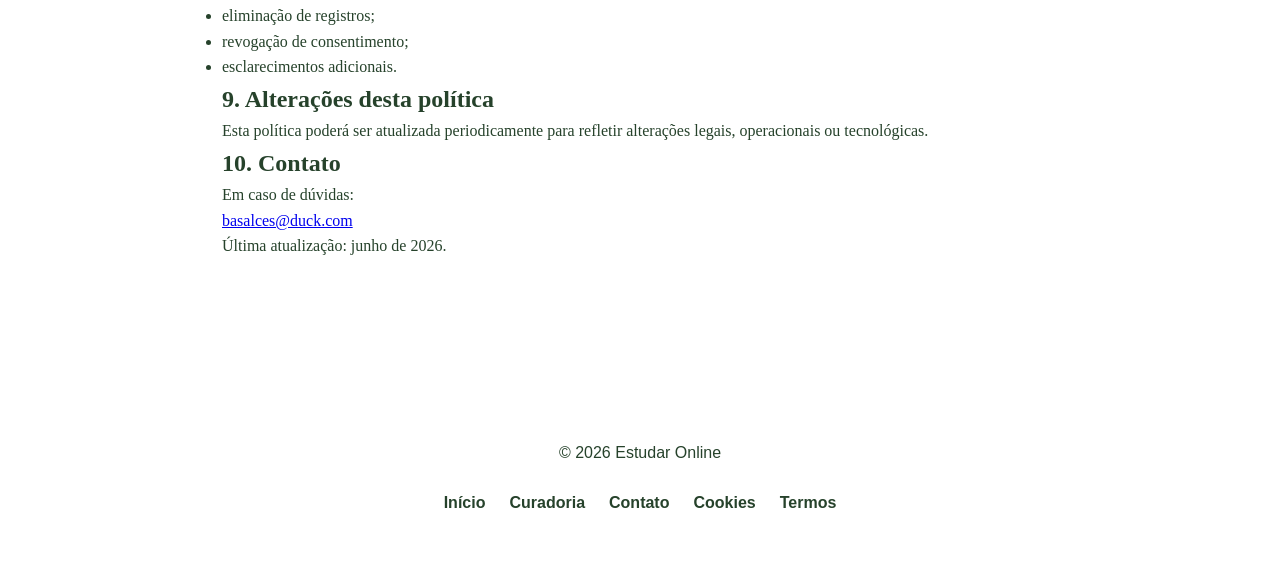
<file: politica-publicidade.html>
<!DOCTYPE html>
<html lang="pt-BR">

<head>
    <meta charset="UTF-8">
    <meta name="viewport"
          content="width=device-width, initial-scale=1.0">

    <title>Política de Privacidade | Estudar Online</title>

    <meta name="description"
          content="Política de privacidade e tratamento de dados do Estudar Online.">

    <meta name="robots"
          content="index,follow">

    <link rel="canonical"
          href="https://estudaronline.org/privacidade.html">

    <link rel="stylesheet"
          href="./style.css">
</head>

<body>

    <main class="container"
          style="padding-top:120px;min-height:70vh;max-width:900px;">

        <span class="hero-kicker">
            PRIVACIDADE
        </span>

        <h1 class="hero-title">
            Política de Privacidade
        </h1>

        <div class="artigo-corpo">

            <p>
                Esta Política de Privacidade descreve como o
                Estudar Online coleta, utiliza e protege
                informações relacionadas à utilização
                da plataforma.
            </p>

            <h2>1. Quem somos</h2>

            <p>
                O Estudar Online é um projeto editorial
                independente dedicado à curadoria e
                divulgação de oportunidades educacionais,
                cursos gratuitos e plataformas de
                qualificação profissional.
            </p>

            <p>
                Responsável pelo projeto:
                <strong>Paulin Basalces</strong>
            </p>

            <p>
                Contato:
                <a href="mailto:basalces@duck.com">
                    basalces@duck.com
                </a>
            </p>

            <h2>2. Informações coletadas</h2>

            <p>
                O Estudar Online não exige cadastro
                obrigatório nem coleta deliberadamente
                dados pessoais sensíveis.
            </p>

            <p>
                Entretanto, alguns dados técnicos podem
                ser coletados automaticamente por serviços
                terceirizados utilizados pelo site,
                incluindo:
            </p>

            <ul>
                <li>endereço IP;</li>
                <li>tipo e versão do navegador;</li>
                <li>sistema operacional;</li>
                <li>dispositivo utilizado;</li>
                <li>idioma preferencial;</li>
                <li>páginas acessadas;</li>
                <li>tempo de navegação;</li>
                <li>interações com anúncios.</li>
            </ul>

            <h2>3. Cookies e armazenamento local</h2>

            <p>
                O Estudar Online utiliza cookies e
                tecnologias similares para:
            </p>

            <ul>
                <li>preservar preferências de acessibilidade;</li>
                <li>armazenar configurações de interface;</li>
                <li>mensurar audiência;</li>
                <li>melhorar a experiência de navegação;</li>
                <li>exibir publicidade contextual.</li>
            </ul>

            <p>
                O usuário pode controlar ou remover
                cookies diretamente em seu navegador.
            </p>

            <h2>4. Google AdSense</h2>

            <p>
                O Estudar Online utiliza o programa
                Google AdSense para monetização.
            </p>

            <p>
                O Google poderá utilizar cookies,
                identificadores de dispositivo e
                tecnologias similares para:
            </p>

            <ul>
                <li>exibir anúncios relevantes;</li>
                <li>medir desempenho publicitário;</li>
                <li>limitar repetição de anúncios;</li>
                <li>combater fraudes.</li>
            </ul>

            <p>
                Publisher ID:
                <strong>
                    ca-pub-6821135120244573
                </strong>
            </p>

            <p>
                Mais informações:
            </p>

            <p>
                <a
                    href="https://policies.google.com/technologies/ads"
                    target="_blank"
                    rel="noopener noreferrer">
                    https://policies.google.com/technologies/ads
                </a>
            </p>

            <h2>5. Google Tag Manager</h2>

            <p>
                Este site utiliza Google Tag Manager
                para gerenciamento de scripts e
                serviços analíticos.
            </p>

            <p>
                Container utilizado:
                <strong>
                    GTM-MFG66TKV
                </strong>
            </p>

            <h2>6. Compartilhamento de informações</h2>

            <p>
                O Estudar Online não vende,
                comercializa ou transfere dados
                pessoais para terceiros,
                exceto quando necessário para
                operação dos serviços utilizados.
            </p>

            <h2>7. Segurança</h2>

            <p>
                São adotadas medidas técnicas
                e organizacionais razoáveis para
                proteção das informações tratadas
                pela plataforma.
            </p>

            <h2>8. Direitos previstos na LGPD</h2>

            <p>
                Nos termos da Lei Geral de
                Proteção de Dados (Lei nº 13.709/2018),
                o usuário pode solicitar:
            </p>

            <ul>
                <li>informações sobre tratamento;</li>
                <li>correção de dados;</li>
                <li>eliminação de registros;</li>
                <li>revogação de consentimento;</li>
                <li>esclarecimentos adicionais.</li>
            </ul>

            <h2>9. Alterações desta política</h2>

            <p>
                Esta política poderá ser atualizada
                periodicamente para refletir
                alterações legais, operacionais
                ou tecnológicas.
            </p>

            <h2>10. Contato</h2>

            <p>
                Em caso de dúvidas:
            </p>

            <p>
                <a href="mailto:basalces@duck.com">
                    basalces@duck.com
                </a>
            </p>

            <p>
                Última atualização:
                junho de 2026.
            </p>

        </div>

    </main>

    <footer class="rodape-site">

        <div class="container">

            <div class="rodape-main">

                <p>
                    © 2026 Estudar Online
                </p>

            </div>

            <nav class="links-rodape">

                <a href="./index.html">
                    Início
                </a>

                <a href="./sobre.html">
                    Curadoria
                </a>

                <a href="./contato.html">
                    Contato
                </a>

                <a href="./cookies.html">
                    Cookies
                </a>

                <a href="./termos.html">
                    Termos
                </a>

            </nav>

        </div>

    </footer>

</body>
</html>
</file>
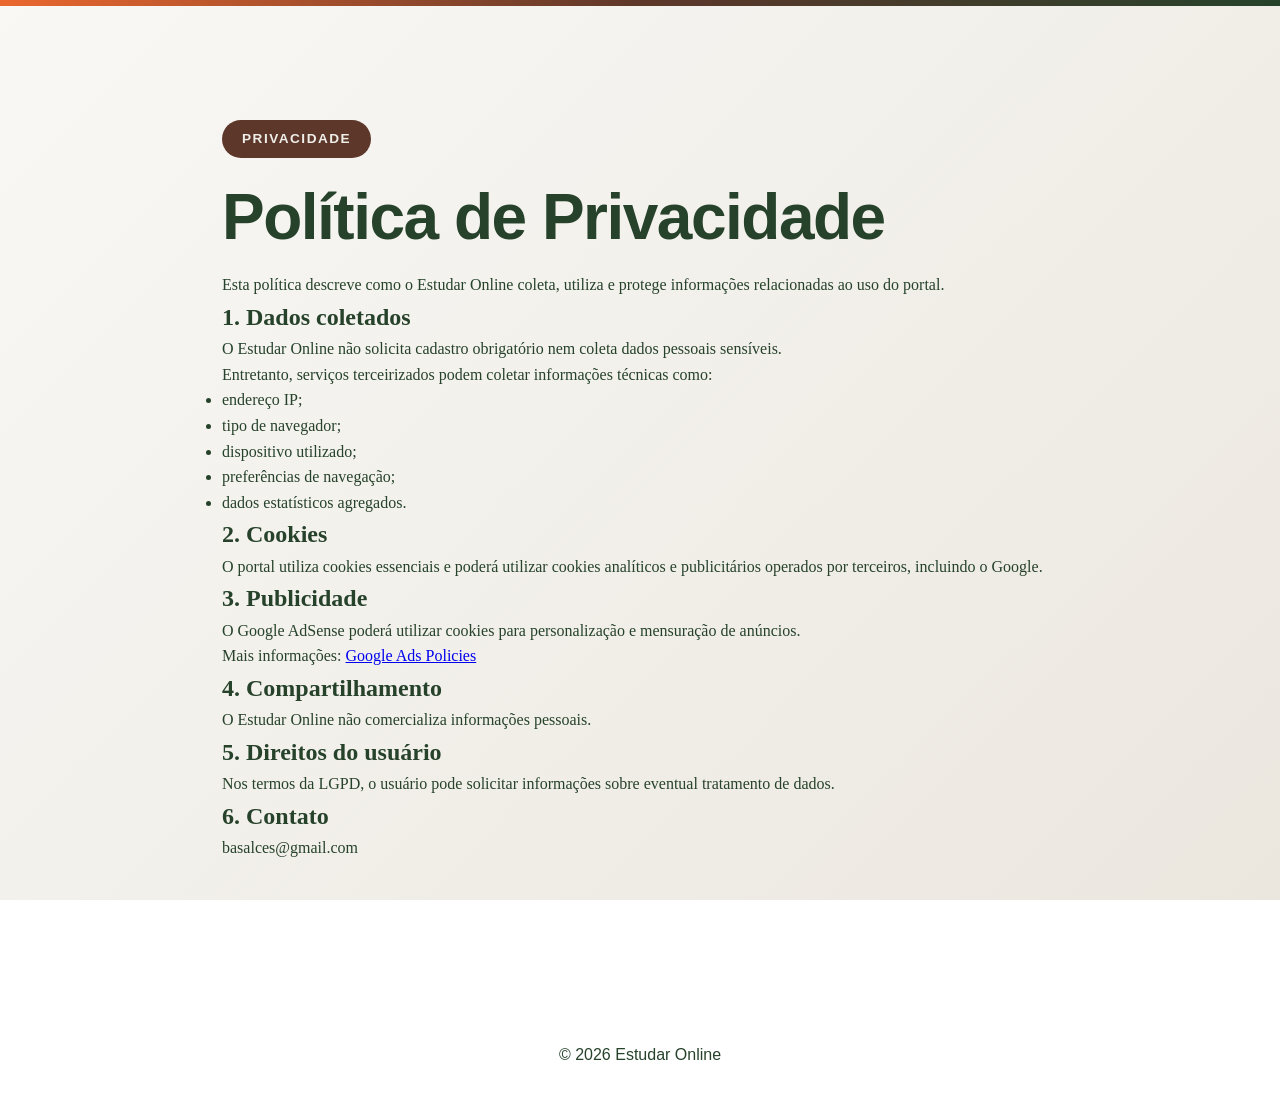
<file: privacidade.html>
<!DOCTYPE html>
<html lang="pt-BR">

<head>
<meta charset="UTF-8">
<meta name="viewport" content="width=device-width,initial-scale=1">

<title>Política de Privacidade | Estudar Online</title>

<meta name="description"
content="Política de privacidade e tratamento de dados do Estudar Online.">

<meta name="robots"
content="index,follow">

<link rel="canonical"
href="https://estudaronline.org/privacidade.html">

<link rel="stylesheet"
href="./style.css">

</head>

<body>

<main class="container"
style="padding-top:120px;min-height:70vh;max-width:900px;">

<span class="hero-kicker">
PRIVACIDADE
</span>

<h1 class="hero-title">
Política de Privacidade
</h1>

<div class="artigo-corpo">

<p>
Esta política descreve como o Estudar Online coleta, utiliza e protege informações relacionadas ao uso do portal.
</p>

<h2>1. Dados coletados</h2>

<p>
O Estudar Online não solicita cadastro obrigatório nem coleta dados pessoais sensíveis.
</p>

<p>
Entretanto, serviços terceirizados podem coletar informações técnicas como:
</p>

<ul>
<li>endereço IP;</li>
<li>tipo de navegador;</li>
<li>dispositivo utilizado;</li>
<li>preferências de navegação;</li>
<li>dados estatísticos agregados.</li>
</ul>

<h2>2. Cookies</h2>

<p>
O portal utiliza cookies essenciais e poderá utilizar cookies analíticos e publicitários operados por terceiros, incluindo o Google.
</p>

<h2>3. Publicidade</h2>

<p>
O Google AdSense poderá utilizar cookies para personalização e mensuração de anúncios.
</p>

<p>
Mais informações:
<a href="https://policies.google.com/technologies/ads" target="_blank" rel="noopener">
Google Ads Policies
</a>
</p>

<h2>4. Compartilhamento</h2>

<p>
O Estudar Online não comercializa informações pessoais.
</p>

<h2>5. Direitos do usuário</h2>

<p>
Nos termos da LGPD, o usuário pode solicitar informações sobre eventual tratamento de dados.
</p>

<h2>6. Contato</h2>

<p>
basalces@gmail.com
</p>

</div>

</main>

<footer class="rodape-site">
<div class="container">
<div class="rodape-main">
<p>© 2026 Estudar Online</p>
</div>
</div>
</footer>

</body>
</html>
</file>
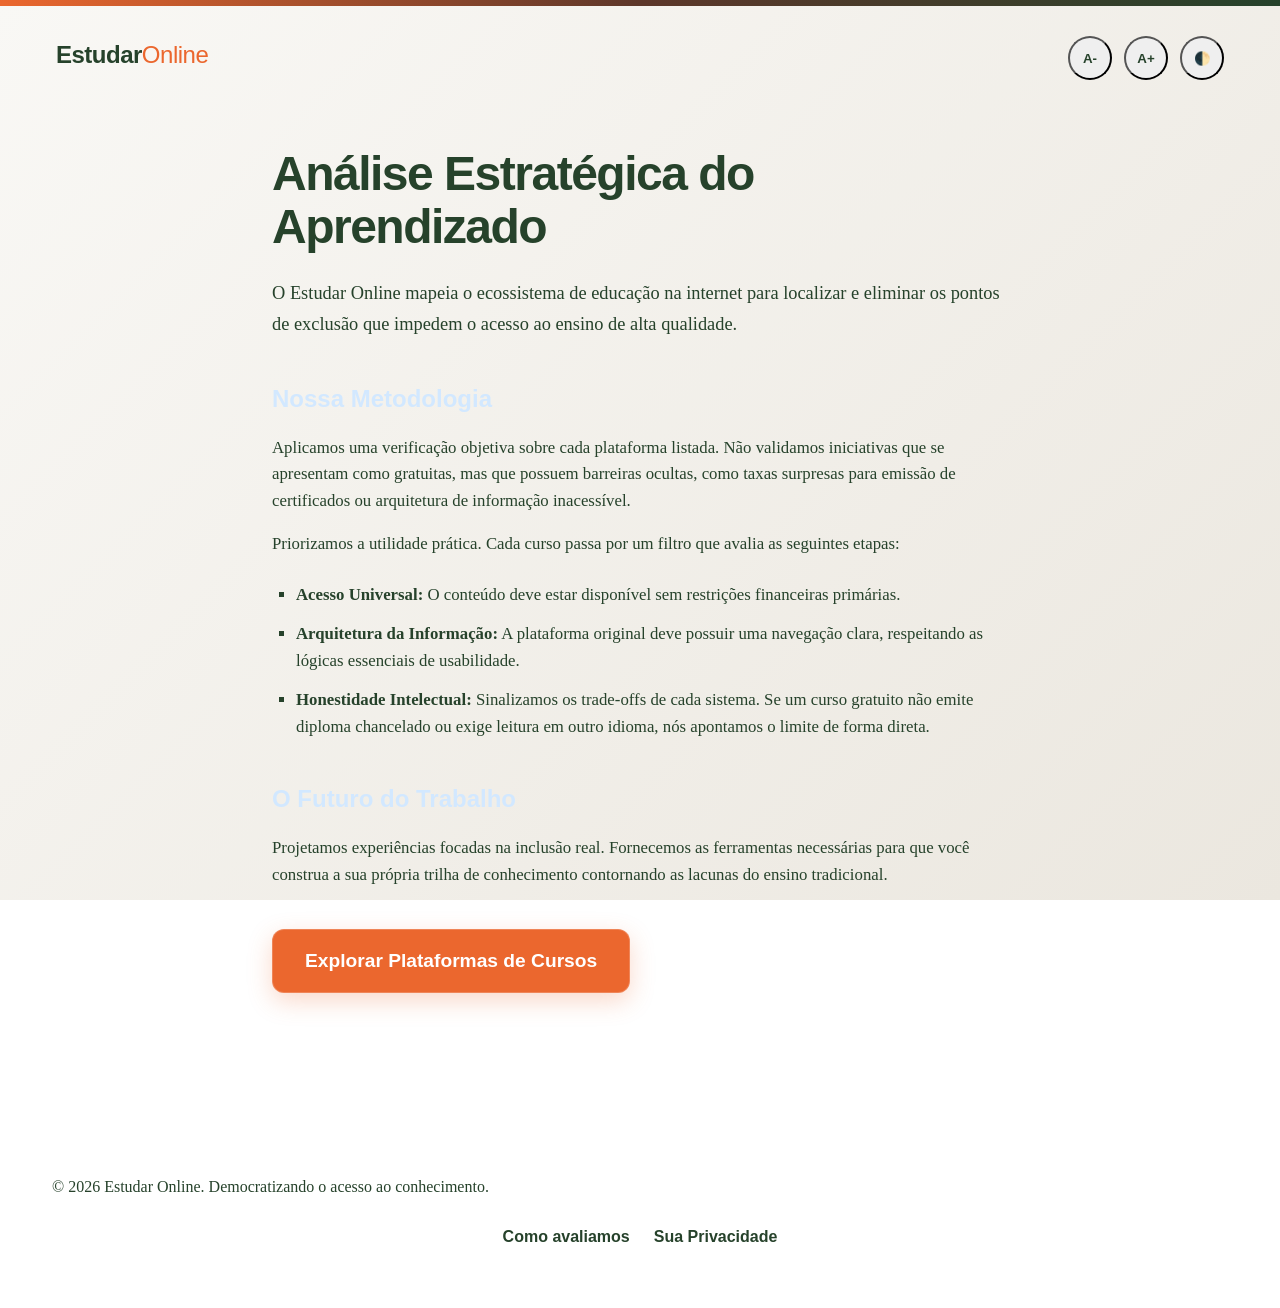
<file: sobre.html>
<!DOCTYPE html>
<html lang="pt-BR">
<head>
    <meta charset="UTF-8">
    <meta name="viewport" content="width=device-width, initial-scale=1.0">
    <title>Sobre a Curadoria | Estudar Online</title>
    <meta name="description" content="Conheça nossa análise estratégica para mapear plataformas educacionais gratuitas e remover barreiras ocultas no aprendizado.">
    <link rel="canonical" href="https://estudaronline.org/sobre.html">
    <link rel="stylesheet" href="style.css">
</head>
<body>
    <a class="skip-link" href="#conteudo-principal">Acessar o conteúdo principal</a>

    <header class="cabecalho-site">
        <div class="container nav-bar">
            <a class="logotipo" href="./index.html">Estudar<span>Online</span></a>
            <div class="controles-a11y">
                <button type="button" id="btn-fonte-menos" class="btn-a11y" aria-label="Diminuir tamanho da fonte no site">A-</button>
                <button type="button" id="btn-fonte-mais" class="btn-a11y" aria-label="Aumentar tamanho da fonte no site">A+</button>
                <button type="button" id="btn-tema" class="btn-a11y" aria-label="Alternar entre modo escuro e claro">🌓</button>
            </div>
        </div>
    </header>

    <main class="container" id="conteudo-principal" style="padding-top: 80px; max-width: 800px; margin: 0 auto; min-height: 60vh;">
        <h1 class="hero-title" style="font-size: 3rem; margin-bottom: 24px;">Análise Estratégica do Aprendizado</h1>
        
        <div class="artigo-corpo">
            <p id="artigo-descricao" style="margin-bottom: 24px; font-size: 1.15rem; color: var(--text-main);">O Estudar Online mapeia o ecossistema de educação na internet para localizar e eliminar os pontos de exclusão que impedem o acesso ao ensino de alta qualidade.</p>
            
            <h2 style="font-family: var(--font-display); margin: 40px 0 16px; color: var(--accent-secondary);">Nossa Metodologia</h2>
            <p style="margin-bottom: 16px; font-size: 1.05rem; color: var(--text-main);">Aplicamos uma verificação objetiva sobre cada plataforma listada. Não validamos iniciativas que se apresentam como gratuitas, mas que possuem barreiras ocultas, como taxas surpresas para emissão de certificados ou arquitetura de informação inacessível.</p>
            
            <p style="margin-bottom: 24px; font-size: 1.05rem; color: var(--text-main);">Priorizamos a utilidade prática. Cada curso passa por um filtro que avalia as seguintes etapas:</p>
            
            <ul style="list-style-type: square; padding-left: 24px; margin-bottom: 40px; color: var(--text-main); font-size: 1.05rem;">
                <li style="margin-bottom: 12px;"><strong>Acesso Universal:</strong> O conteúdo deve estar disponível sem restrições financeiras primárias.</li>
                <li style="margin-bottom: 12px;"><strong>Arquitetura da Informação:</strong> A plataforma original deve possuir uma navegação clara, respeitando as lógicas essenciais de usabilidade.</li>
                <li style="margin-bottom: 12px;"><strong>Honestidade Intelectual:</strong> Sinalizamos os trade-offs de cada sistema. Se um curso gratuito não emite diploma chancelado ou exige leitura em outro idioma, nós apontamos o limite de forma direta.</li>
            </ul>

            <h2 style="font-family: var(--font-display); margin: 40px 0 16px; color: var(--accent-secondary);">O Futuro do Trabalho</h2>
            <p style="margin-bottom: 24px; font-size: 1.05rem; color: var(--text-main);">Projetamos experiências focadas na inclusão real. Fornecemos as ferramentas necessárias para que você construa a sua própria trilha de conhecimento contornando as lacunas do ensino tradicional.</p>
            
            <div style="margin-top: 40px;">
                <a href="./index.html" class="btn-primario" style="display: inline-block; padding: 16px 32px; max-width: 100%;">Explorar Plataformas de Cursos</a>
            </div>
        </div>
    </main>

    <footer class="rodape-site">
        <div class="container">
            <p>&copy; 2026 Estudar Online. Democratizando o acesso ao conhecimento.</p>
            <nav class="links-rodape">
                <a href="sobre.html">Como avaliamos</a>
                <a href="privacidade.html">Sua Privacidade</a>
            </nav>
        </div>
    </footer>
    <script src="script.js"></script>
</body>
</html>
</file>
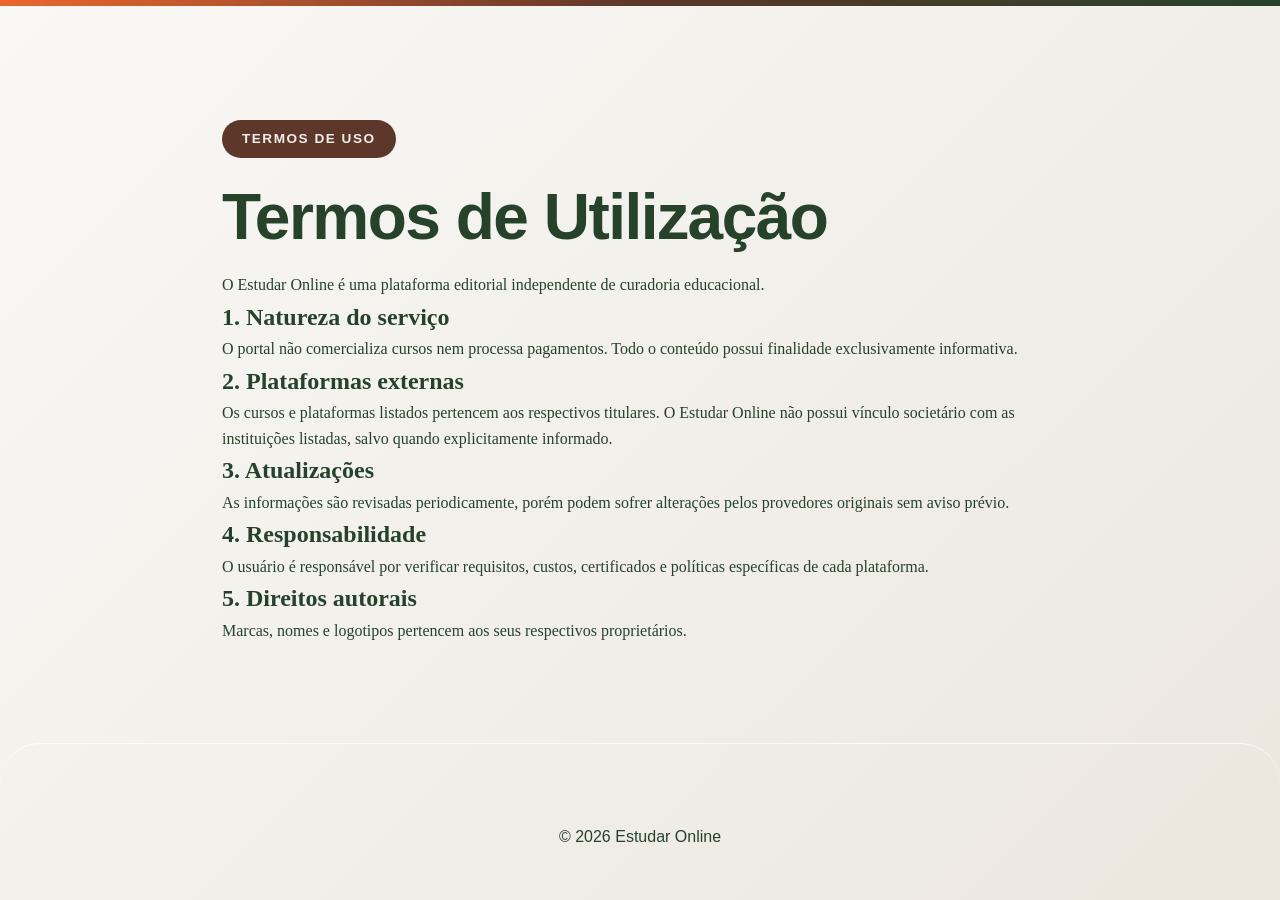
<file: termos.html>
<!DOCTYPE html>
<html lang="pt-BR">

<head>
<meta charset="UTF-8">
<meta name="viewport" content="width=device-width,initial-scale=1">

<title>Termos de Uso | Estudar Online</title>

<meta name="description"
content="Termos e condições de uso do Estudar Online.">

<meta name="robots"
content="index,follow">

<link rel="canonical"
href="https://estudaronline.org/termos.html">

<link rel="stylesheet"
href="./style.css">
</head>

<body>

<main class="container" style="padding-top:120px;min-height:70vh;max-width:900px;">

<span class="hero-kicker">
TERMOS DE USO
</span>

<h1 class="hero-title">
Termos de Utilização
</h1>

<div class="artigo-corpo">

<p>
O Estudar Online é uma plataforma editorial independente de curadoria educacional.
</p>

<h2>1. Natureza do serviço</h2>

<p>
O portal não comercializa cursos nem processa pagamentos.
Todo o conteúdo possui finalidade exclusivamente informativa.
</p>

<h2>2. Plataformas externas</h2>

<p>
Os cursos e plataformas listados pertencem aos respectivos titulares.
O Estudar Online não possui vínculo societário com as instituições listadas, salvo quando explicitamente informado.
</p>

<h2>3. Atualizações</h2>

<p>
As informações são revisadas periodicamente, porém podem sofrer alterações pelos provedores originais sem aviso prévio.
</p>

<h2>4. Responsabilidade</h2>

<p>
O usuário é responsável por verificar requisitos, custos, certificados e políticas específicas de cada plataforma.
</p>

<h2>5. Direitos autorais</h2>

<p>
Marcas, nomes e logotipos pertencem aos seus respectivos proprietários.
</p>

</div>

</main>

<footer class="rodape-site">
<div class="container">
<div class="rodape-main">
<p>© 2026 Estudar Online</p>
</div>
</div>
</footer>

</body>
</html>
</file>
<file: style.css>
/* ========================================================================
ESTUDARONLINE.ORG — DESIGN SYSTEM "GLASS ACADEMIA"
Diretrizes Visuais: Efeito Glassmorphism (iOS 26), contraste AA.
Cores Principais: Poly Green, Columbia Blue, Flame, Bistre.
========================================================================
*/

:root {
  /* PALETA LIGHT */
  --bg-base: #F0EEE9; 
  --bg-gradient: linear-gradient(135deg, #F9F8F5 0%, #EBE7DF 100%);
  --glass-bg: rgba(255, 255, 255, 0.65);
  --glass-border: rgba(255, 255, 255, 0.8);
  --text-main: #26422B; /* Poly Green */
  --text-muted: #5D372A; /* Bistre */
  
  --accent-primary: #EB672E; /* Flame */
  --accent-secondary: #D2E8FF; /* Columbia Blue */
  --accent-tertiary: #5D372A; /* Bistre */
  
  --shadow-glow: rgba(235, 103, 46, 0.25);
  --shadow-glass: 0 8px 32px rgba(38, 66, 43, 0.08);
  
  --font-global: 'Lora', serif;
  --font-display: 'Outfit', sans-serif;
  --radius-card: 20px;
  --radius-pill: 100px;
  --transition-smooth: all 0.35s cubic-bezier(0.2, 0.8, 0.2, 1);
}

[data-theme="dark"] {
  /* PALETA DARK */
  --bg-base: #111A13; 
  --bg-gradient: linear-gradient(135deg, #18281B 0%, #0D140F 100%);
  --glass-bg: rgba(38, 66, 43, 0.35);
  --glass-border: rgba(210, 232, 255, 0.15);
  --text-main: #D2E8FF; /* Columbia Blue */
  --text-muted: #E0CABB; /* Tom leve derivado do Bistre */
  
  --accent-primary: #EB672E; /* Flame */
  --accent-secondary: #5D372A; /* Bistre */
  --accent-tertiary: #D2E8FF; 
  
  --shadow-glow: rgba(235, 103, 46, 0.35);
  --shadow-glass: 0 8px 32px rgba(0, 0, 0, 0.4);
}

*, *::before, *::after {
  box-sizing: border-box;
  margin: 0;
  padding: 0;
}

html {
  font-family: var(--font-global);
  scroll-behavior: smooth;
  text-rendering: optimizeLegibility;
  -webkit-font-smoothing: antialiased;
  -moz-osx-font-smoothing: grayscale;
}

body {
  background: var(--bg-gradient);
  background-attachment: fixed;
  color: var(--text-main);
  line-height: 1.6;
  overflow-x: hidden;
  min-height: 100vh;
}

body::before {
  content: '';
  position: absolute;
  top: 0;
  left: 0;
  width: 100%;
  height: 6px;
  background: linear-gradient(90deg, var(--accent-primary), var(--text-muted), var(--text-main));
  z-index: 9999;
}

.container {
  max-width: 1240px;
  margin: 0 auto;
  padding: 0 32px;
}

.hidden {
  display: none !important;
}

/* =========================================
   GLASSMORPHISM UTILS
========================================= */
.glass-effect {
  background: var(--glass-bg);
  backdrop-filter: blur(16px);
  -webkit-backdrop-filter: blur(16px);
  border: 1px solid var(--glass-border);
  box-shadow: var(--shadow-glass);
}

.glass-btn {
  background: var(--glass-bg);
  backdrop-filter: blur(8px);
  -webkit-backdrop-filter: blur(8px);
  border: 1px solid var(--glass-border);
}

/* Acessibilidade de Teclado */
.skip-link {
  position: absolute;
  top: -200px;
  left: 32px;
  background: var(--text-main);
  color: var(--bg-base);
  padding: 16px 32px;
  z-index: 9999;
  border-radius: var(--radius-pill);
  font-weight: 700;
  font-family: var(--font-display);
  text-decoration: none;
  letter-spacing: 0.5px;
  box-shadow: 0 10px 30px var(--shadow-glow);
  transition: top 0.3s ease;
}

.skip-link:focus { top: 32px; outline: 4px solid var(--accent-primary); }
button:focus-visible, a:focus-visible, input:focus-visible { outline: 3px dashed var(--accent-primary); outline-offset: 6px; }

/* Navegação Principal */
.cabecalho-site {
  position: sticky;
  top: 24px;
  z-index: 1000;
  margin: 0 auto;
  padding: 0 24px;
}

.nav-bar {
  border-radius: var(--radius-pill);
  padding: 12px 32px;
  display: flex;
  justify-content: space-between;
  align-items: center;
  transition: var(--transition-smooth);
}

.logotipo {
  font-family: var(--font-display);
  font-size: 1.5rem;
  font-weight: 800;
  color: var(--text-main);
  text-decoration: none;
  letter-spacing: -0.5px;
}

.logotipo span {
  color: var(--accent-primary);
  font-weight: 500;
}

.controles-a11y {
  display: flex;
  gap: 12px;
}

.btn-a11y {
  color: var(--text-main);
  font-weight: 700;
  font-family: var(--font-display);
  border-radius: 50%;
  width: 44px;
  height: 44px;
  cursor: pointer;
  display: flex;
  align-items: center;
  justify-content: center;
  transition: var(--transition-smooth);
}

.btn-a11y:hover {
  transform: translateY(-2px);
  border-color: var(--accent-primary);
  color: var(--accent-primary);
}

/* Hero Section */
.hero {
  text-align: center;
  padding: 100px 0 60px;
  position: relative;
}

.hero-kicker {
  display: inline-block;
  background: var(--text-muted);
  color: var(--bg-base);
  font-family: var(--font-display);
  font-weight: 700;
  text-transform: uppercase;
  font-size: 0.85rem;
  padding: 8px 20px;
  border-radius: var(--radius-pill);
  margin-bottom: 24px;
  letter-spacing: 1.5px;
}

[data-theme="dark"] .hero-kicker { color: #111A13; }

.hero-title {
  font-family: var(--font-display);
  font-size: 4rem;
  font-weight: 800;
  color: var(--text-main);
  margin-bottom: 20px;
  line-height: 1.1;
  letter-spacing: -1.5px;
}

.hero-subtitle {
  font-size: 1.35rem;
  color: var(--text-muted);
  max-width: 680px;
  margin: 0 auto 56px;
}

/* Painel de Métricas */
.hero-metricas {
  display: flex;
  justify-content: center;
  flex-wrap: wrap;
  gap: 20px;
  margin-bottom: 64px;
}

.metrica-card {
  border-radius: var(--radius-card);
  padding: 24px 32px;
  min-width: 220px;
  transition: var(--transition-smooth);
}

.metrica-card strong {
  display: block;
  font-family: var(--font-display);
  font-size: 2.8rem;
  font-weight: 800;
  color: var(--accent-primary);
  line-height: 1;
  margin-bottom: 8px;
}

.metrica-card small {
  font-family: var(--font-display);
  font-size: 0.95rem;
  font-weight: 600;
  color: var(--text-main);
  text-transform: uppercase;
  letter-spacing: 0.5px;
}

/* Container de Busca Central */
.busca-container {
  max-width: 780px;
  margin: 0 auto;
}

.busca-form {
  display: flex;
  border-radius: var(--radius-pill);
  padding: 8px;
  transition: var(--transition-smooth);
}

.busca-form:focus-within {
  border-color: var(--accent-primary);
  box-shadow: 0 0 0 4px rgba(235, 103, 46, 0.15);
  transform: translateY(-2px);
}

.busca-form input {
  flex: 1;
  border: none;
  background: transparent;
  padding: 0 32px;
  font-family: var(--font-display);
  font-size: 1.2rem;
  color: var(--text-main);
  outline: none;
  font-weight: 500;
}

.busca-form input::placeholder { color: var(--text-muted); opacity: 0.7; }
.busca-acoes { display: flex; gap: 8px; }

.btn-busca {
  border: none;
  padding: 16px 28px;
  border-radius: var(--radius-pill);
  cursor: pointer;
  font-family: var(--font-display);
  font-weight: 700;
  font-size: 1rem;
  transition: var(--transition-smooth);
}

.btn-busca.secundario {
  background: transparent;
  color: var(--text-main);
  border: 1px solid var(--glass-border);
}
.btn-busca.secundario:hover {
  background: var(--glass-bg);
}

.btn-busca.primario {
  background: var(--accent-primary);
  color: #FFF;
  box-shadow: 0 4px 15px var(--shadow-glow);
}
.btn-busca.primario:hover {
  background: var(--text-main);
  box-shadow: 0 8px 20px var(--shadow-glow);
}
[data-theme="dark"] .btn-busca.primario:hover { color: #000; }

/* Menu de Filtros (Bento Menu) */
.bento-grid-container {
  display: flex;
  flex-wrap: wrap;
  justify-content: center;
  gap: 12px;
  margin-top: 56px;
}

.bento-card {
  background: var(--glass-bg);
  backdrop-filter: blur(8px);
  -webkit-backdrop-filter: blur(8px);
  border: 1px solid var(--glass-border);
  padding: 12px 24px;
  border-radius: var(--radius-pill);
  cursor: pointer;
  display: flex;
  gap: 10px;
  align-items: center;
  color: var(--text-muted);
  font-family: var(--font-display);
  font-weight: 600;
  font-size: 1rem;
  transition: var(--transition-smooth);
}

.bento-card:hover {
  border-color: var(--text-main);
  color: var(--text-main);
  transform: translateY(-2px);
}

.bento-card[aria-pressed="true"] {
  background: var(--text-main);
  border-color: var(--text-main);
  color: var(--bg-base);
}

.bento-card-emoji { font-size: 1.2rem; }

/* Bloco de Avisos / Publicidade */
.area-adsense {
  border-radius: var(--radius-card);
  min-height: 120px;
  display: flex;
  justify-content: center;
  align-items: center;
  margin: 80px 0;
  border-style: dashed;
}

.ads-label {
  color: var(--text-main);
  font-size: 0.9rem;
  font-weight: 700;
  text-transform: uppercase;
  letter-spacing: 1.5px;
  font-family: var(--font-display);
  opacity: 0.8;
}

/* Painel de Curadoria Estratégica */
.painel-curadoria {
  display: grid;
  grid-template-columns: 1fr 1fr;
  gap: 60px;
  margin-bottom: 80px;
  align-items: center;
}

.section-kicker {
  font-family: var(--font-display);
  font-weight: 800;
  color: var(--accent-primary);
  text-transform: uppercase;
  letter-spacing: 1px;
  margin-bottom: 12px;
  font-size: 0.9rem;
}

.painel-curadoria h2 {
  font-family: var(--font-display);
  font-size: 2.6rem;
  font-weight: 800;
  color: var(--text-main);
  margin-bottom: 24px;
  line-height: 1.15;
  letter-spacing: -1px;
}

.painel-curadoria p {
  font-size: 1.15rem;
  color: var(--text-muted);
}

.criterios-lista {
  list-style: none;
  display: flex;
  flex-direction: column;
  gap: 20px;
}

.criterio-card {
  padding: 28px;
  border-radius: var(--radius-card);
  border-left: 6px solid var(--accent-primary);
  transition: var(--transition-smooth);
}

.criterio-card:hover { transform: translateX(4px); }

.criterio-card strong {
  display: block;
  font-family: var(--font-display);
  font-size: 1.25rem;
  margin-bottom: 8px;
  color: var(--text-main);
}

.criterio-card span {
  color: var(--text-muted);
  font-size: 1.05rem;
  display: block;
}

/* Status e Seções (Lista de Plataformas) */
.status-resultados {
  text-align: center;
  font-weight: 700;
  font-family: var(--font-display);
  color: var(--text-muted);
  text-transform: uppercase;
  letter-spacing: 1px;
  margin-bottom: 48px;
  font-size: 1.1rem;
}

.sessao-categoria { margin-bottom: 80px; }

.sessao-titulo {
  font-family: var(--font-display);
  font-size: 2.2rem;
  border-bottom: 2px solid var(--glass-border);
  margin-bottom: 40px;
  padding-bottom: 16px;
  font-weight: 800;
  color: var(--text-main);
  letter-spacing: -1px;
}

.grid-cards {
  display: grid;
  grid-template-columns: repeat(auto-fill, minmax(340px, 1fr));
  gap: 28px;
}

/* Cards Interativos */
.card {
  border-radius: var(--radius-card);
  padding: 32px;
  display: flex;
  flex-direction: column;
  position: relative;
  transition: var(--transition-smooth);
}

.card:hover {
  transform: translateY(-6px);
  border-color: var(--accent-primary);
  box-shadow: 0 15px 40px rgba(235, 103, 46, 0.15);
}

[data-theme="dark"] .card:hover { box-shadow: 0 15px 40px rgba(0, 0, 0, 0.6); }

.card-topo {
  display: flex;
  justify-content: space-between;
  align-items: center;
  margin-bottom: 24px;
}

.card-emoji {
  font-size: 1.8rem;
  width: 56px;
  height: 56px;
  display: flex;
  justify-content: center;
  align-items: center;
  border-radius: 14px;
}

.card-tag {
  background: var(--text-main);
  color: var(--bg-base);
  padding: 6px 14px;
  border-radius: var(--radius-pill);
  font-size: 0.75rem;
  font-weight: 700;
  text-transform: uppercase;
  letter-spacing: 0.5px;
  font-family: var(--font-display);
}

.card h3 {
  font-family: var(--font-display);
  font-size: 1.5rem;
  margin-bottom: 12px;
  font-weight: 800;
  color: var(--text-main);
  line-height: 1.25;
}

.card-desc {
  font-family: var(--font-global);
  font-weight: 600;
  color: var(--text-muted);
  margin-bottom: 16px;
  font-size: 1.05rem;
  line-height: 1.5;
}

.card-editorial {
  color: var(--text-main);
  flex-grow: 1;
  margin-bottom: 24px;
  font-size: 1.05rem;
  line-height: 1.6;
}

.tags-container {
  display: flex;
  flex-wrap: wrap;
  gap: 8px;
  margin-bottom: 24px;
  margin-top: auto;
}

.card-alert-tag {
  display: inline-block;
  font-family: var(--font-display);
  font-size: 0.7rem;
  font-weight: 700;
  text-transform: uppercase;
  letter-spacing: 0.5px;
  padding: 6px 12px;
  border-radius: 6px;
}

.card-footer {
  display: flex;
  justify-content: space-between;
  align-items: center;
  border-top: 1px solid var(--glass-border);
  padding-top: 24px;
}

.btn-card-abrir {
  padding: 12px 20px;
  border-radius: 12px;
  cursor: pointer;
  font-weight: 700;
  font-family: var(--font-display);
  color: var(--text-main);
  transition: var(--transition-smooth);
}

.btn-card-abrir:hover {
  background: var(--text-main);
  border-color: var(--text-main);
  color: var(--bg-base);
}

.link-card-oficial {
  color: var(--accent-primary);
  font-weight: 800;
  font-size: 1.05rem;
  text-decoration: none;
  font-family: var(--font-display);
  display: inline-flex;
  align-items: center;
  gap: 6px;
  transition: var(--transition-smooth);
}

.link-card-oficial:hover { letter-spacing: 0.5px; }

/* Modal Imersivo */
.modal-overlay {
  position: fixed;
  inset: 0;
  background: rgba(38, 66, 43, 0.7);
  backdrop-filter: blur(12px);
  -webkit-backdrop-filter: blur(12px);
  z-index: 2000;
  display: flex;
  justify-content: center;
  align-items: center;
  padding: 24px;
}

[data-theme="dark"] .modal-overlay { background: rgba(17, 26, 19, 0.85); }

.modal-content {
  width: 100%;
  max-width: 680px;
  border-radius: 24px;
  padding: 40px;
  position: relative;
  max-height: 90vh;
  overflow-y: auto;
}

.btn-fechar {
  position: absolute;
  top: 24px;
  right: 24px;
  width: 44px;
  height: 44px;
  border-radius: 50%;
  cursor: pointer;
  font-size: 1.2rem;
  color: var(--text-main);
  display: flex;
  align-items: center;
  justify-content: center;
  transition: var(--transition-smooth);
}

.btn-fechar:hover {
  transform: rotate(90deg) scale(1.1);
  background: var(--text-main);
  color: var(--bg-base);
}

.modal-header-compacto {
  display: flex;
  gap: 20px;
  align-items: center;
  margin-bottom: 32px;
  border-bottom: 1px solid var(--glass-border);
  padding-bottom: 28px;
}

.emoji-medio {
  font-size: 2.8rem;
  padding: 16px;
  border-radius: 16px;
}

#artigo-titulo {
  font-family: var(--font-display);
  font-size: 2.2rem;
  font-weight: 800;
  line-height: 1.15;
  margin-bottom: 6px;
}

.dor-box {
  padding: 24px;
  border-radius: 16px;
  border-left: 6px solid var(--accent-primary);
  margin: 32px 0;
}

.dor-box strong {
  color: var(--text-main);
  display: block;
  margin-bottom: 6px;
  font-family: var(--font-display);
  font-size: 1.1rem;
  text-transform: uppercase;
  letter-spacing: 0.5px;
}

.dor-box p { color: var(--text-muted); font-size: 1.05rem; }
.artigo-corpo { margin-bottom: 40px; }

#artigo-descricao {
  font-size: 1.15rem;
  color: var(--text-main);
  margin-bottom: 28px;
  line-height: 1.7;
}

.detalhes-editoriais {
  display: grid;
  grid-template-columns: 1fr 1fr;
  gap: 20px;
}

.detalhes-editoriais div {
  padding: 24px;
  border-radius: 16px;
}

.detalhes-editoriais dt {
  font-family: var(--font-display);
  font-weight: 800;
  color: var(--text-main);
  margin-bottom: 6px;
  font-size: 0.95rem;
  text-transform: uppercase;
}

.detalhes-editoriais dd {
  font-weight: 400;
  color: var(--text-muted);
  font-size: 1rem;
  line-height: 1.5;
}

.acoes-ferramenta {
  padding: 32px;
  border-radius: 20px;
}

.btn-primario {
  display: block;
  text-align: center;
  background: var(--accent-primary);
  color: #FFFFFF; 
  padding: 18px;
  border-radius: 12px;
  text-decoration: none;
  font-family: var(--font-display);
  font-weight: 700;
  font-size: 1.2rem;
  box-shadow: 0 8px 25px var(--shadow-glow);
  transition: var(--transition-smooth);
  border: 1px solid rgba(255,255,255,0.2);
}

.btn-primario:hover {
  transform: translateY(-2px);
  background: var(--text-main);
  box-shadow: 0 12px 30px rgba(38, 66, 43, 0.2);
  border-color: transparent;
}

.share-buttons {
  margin-top: 28px;
  text-align: center;
  border-top: 1px dashed var(--glass-border);
  padding-top: 24px;
}

.share-title {
  font-weight: 600;
  font-size: 1rem;
  color: var(--text-muted);
  margin-bottom: 16px;
}

.btn-share {
  background: transparent;
  color: var(--text-main);
  border: 1px solid var(--glass-border);
  padding: 14px;
  border-radius: 10px;
  cursor: pointer;
  font-family: var(--font-display);
  font-weight: 700;
  font-size: 1.05rem;
  width: 100%;
  transition: var(--transition-smooth);
}

.btn-share:hover {
  background: var(--glass-bg);
  border-color: var(--text-main);
}

/* =========================================
   RODAPÉ INSTITUCIONAL & PARCEIROS
========================================= */
.rodape-site {
  padding: 80px 0 40px;
  border-top: 1px solid var(--glass-border);
  margin-top: 100px;
  border-radius: 40px 40px 0 0;
}

.sobre-portal-rodape {
  margin-bottom: 48px;
  padding-bottom: 48px;
  border-bottom: 1px dashed var(--glass-border);
  text-align: left;
  max-width: 900px;
  margin-left: auto;
  margin-right: auto;
}

.sobre-portal-rodape h2 {
  font-family: var(--font-display);
  font-size: 1.6rem;
  color: var(--text-main);
  margin-bottom: 16px;
}

.sobre-portal-rodape p {
  color: var(--text-muted);
  font-size: 1.1rem;
  line-height: 1.7;
}

.projetos-parceiros {
  margin-bottom: 56px;
  padding-bottom: 56px;
  border-bottom: 1px dashed var(--glass-border);
  text-align: center;
}

.projetos-parceiros h3 {
  font-family: var(--font-display);
  color: var(--text-main);
  font-size: 1.25rem;
  margin-bottom: 32px;
}

.grid-parceiros {
  display: grid;
  grid-template-columns: repeat(auto-fit, minmax(260px, 1fr));
  gap: 20px;
  max-width: 1000px;
  margin: 0 auto;
  opacity: 1;
  transition: opacity 0.3s ease;
}

.card-parceiro {
  display: flex;
  flex-direction: column;
  padding: 20px;
  border-radius: 12px;
  text-decoration: none;
  transition: var(--transition-smooth);
}

.card-parceiro:hover {
  border-color: var(--accent-primary);
  transform: translateY(-3px);
  box-shadow: 0 8px 20px rgba(38, 66, 43, 0.05);
}

.parceiro-tag {
  font-family: var(--font-display);
  font-size: 0.7rem;
  font-weight: 800;
  text-transform: uppercase;
  color: var(--accent-primary);
  margin-bottom: 10px;
  letter-spacing: 0.5px;
}

.card-parceiro strong {
  color: var(--text-main);
  font-family: var(--font-display);
  font-size: 1.3rem;
  margin-bottom: 6px;
}

.card-parceiro small {
  font-family: var(--font-global);
  color: var(--text-muted);
  font-size: 0.95rem;
}

.rodape-main { text-align: center; }

.rodape-main p {
  color: var(--text-main);
  font-family: var(--font-display);
  font-weight: 500;
  font-size: 1rem;
  margin-bottom: 8px;
}

.rodape-main .aviso-legal {
  font-family: var(--font-global);
  color: var(--text-muted);
  font-size: 0.9rem;
}

.links-rodape {
  display: flex;
  justify-content: center;
  flex-wrap: wrap;
  gap: 24px;
  margin-top: 24px;
}

.links-rodape a {
  color: var(--text-main);
  font-weight: 700;
  font-size: 1rem;
  font-family: var(--font-display);
  text-decoration: none;
  transition: var(--transition-smooth);
}

.links-rodape a:hover { color: var(--accent-primary); }

/* Responsividade */
@media (max-width: 1024px) {
  .hero-title { font-size: 3.2rem; }
  .painel-curadoria { grid-template-columns: 1fr; gap: 40px; }
}

@media (max-width: 768px) {
  .container { padding: 0 20px; }
  .hero-title { font-size: 2.4rem; letter-spacing: -1px; }
  .hero-subtitle { font-size: 1.15rem; }
  .cabecalho-site { top: 0; margin: 0; padding: 0; }
  .nav-bar { border-radius: 0 0 20px 20px; flex-direction: column; gap: 16px; padding: 16px 20px; border-x: none; border-top: none; }
  .busca-form { flex-direction: column; border-radius: 20px; padding: 10px; gap: 10px; }
  .busca-form input { padding: 14px; text-align: center; font-size: 1.15rem; }
  .busca-acoes { flex-direction: column; width: 100%; }
  .btn-busca { width: 100%; padding: 16px; }
  .grid-cards { grid-template-columns: 1fr; gap: 20px; }
  .detalhes-editoriais { grid-template-columns: 1fr; }
  .modal-content { padding: 28px 20px; }
  .modal-header-compacto { flex-direction: column; text-align: center; }
  .sobre-portal-rodape { text-align: center; }
  .links-rodape { gap: 16px; flex-direction: column; }
}
/* =====================================================
   LGPD / COOKIE CONSENT
===================================================== */

#cookie-banner {
    position: fixed;
    left: 20px;
    right: 20px;
    bottom: 20px;
    z-index: 999999;
    display: flex;
    justify-content: center;
    pointer-events: none;
}

.cookie-card {
    pointer-events: all;
    max-width: 720px;
    width: 100%;
    background: var(--glass-bg);
    border: 1px solid var(--glass-border);
    border-radius: 24px;
    padding: 28px;
    box-shadow: var(--shadow-glass);
    backdrop-filter: blur(24px);
    -webkit-backdrop-filter: blur(24px);
}

.cookie-card p {
    color: var(--text-main);
    line-height: 1.7;
    margin-bottom: 20px;
}

.cookie-card a {
    color: var(--accent-primary);
    font-weight: 700;
}

.cookie-actions {
    display: flex;
    gap: 12px;
    justify-content: flex-end;
}

.cookie-primary,
.cookie-secondary {
    border: none;
    cursor: pointer;
    font-family: var(--font-display);
    font-weight: 700;
    padding: 14px 22px;
    border-radius: 14px;
    transition: var(--transition-smooth);
}

.cookie-primary {
    background: var(--accent-primary);
    color: #ffffff;
}

.cookie-primary:hover {
    transform: translateY(-2px);
    filter: brightness(1.05);
}

.cookie-secondary {
    background: transparent;
    color: var(--text-main);
    border: 1px solid var(--glass-border);
}

.cookie-secondary:hover {
    background: var(--glass-bg);
}

/* =====================================================
   ADSENSE
===================================================== */

.adsbygoogle {
    display: block;
    min-height: 100px;
    width: 100%;
}

.area-adsense ins {
    width: 100%;
}

/* =====================================================
   SCROLLBAR
===================================================== */

::-webkit-scrollbar {
    width: 12px;
}

::-webkit-scrollbar-track {
    background: transparent;
}

::-webkit-scrollbar-thumb {
    background: var(--text-muted);
    border-radius: 100px;
}

::-webkit-scrollbar-thumb:hover {
    background: var(--accent-primary);
}

/* =====================================================
   REDUCED MOTION
===================================================== */

@media (prefers-reduced-motion: reduce) {

    *,
    *::before,
    *::after {

        animation-duration: 0.01ms !important;
        animation-iteration-count: 1 !important;

        transition-duration: 0.01ms !important;

        scroll-behavior: auto !important;
    }

    .card:hover,
    .btn-a11y:hover,
    .btn-busca:hover,
    .btn-primario:hover,
    .card-parceiro:hover {

        transform: none !important;
    }
}

/* =====================================================
   IMPRESSÃO
===================================================== */

@media print {

    .cabecalho-site,
    .controles-a11y,
    .area-adsense,
    .modal-overlay,
    .share-buttons,
    #cookie-banner {

        display: none !important;
    }

    body {
        background: white !important;
        color: black !important;
    }
}

/* =====================================================
   MELHORIAS WCAG
===================================================== */

button,
a,
input {
    min-height: 44px;
}

button:disabled {
    opacity: .5;
    cursor: not-allowed;
}

[aria-hidden="true"] {
    visibility: hidden;
}

[aria-busy="true"] {
    cursor: progress;
}

/* =====================================================
   PERFORMANCE
===================================================== */

img {
    max-width: 100%;
    height: auto;
}

iframe {
    max-width: 100%;
}

html {
    overflow-y: scroll;
}

/* =====================================================
   FIX MODAL IOS
===================================================== */

.modal-content {
    overscroll-behavior: contain;
    -webkit-overflow-scrolling: touch;
}

/* =====================================================
   FIM DO ARQUIVO
===================================================== */

/* =====================================================
   FOOTER PROFISSIONAL
===================================================== */

.footer-site{
    margin-top:120px;
    padding:60px 40px 30px;
    border-radius:32px 32px 0 0;
}

.footer-grid{
    display:grid;
    grid-template-columns:
        2fr
        1fr
        1fr
        1.2fr;
    gap:48px;
}

.footer-column{
    display:flex;
    flex-direction:column;
    gap:14px;
}

.footer-logo{
    font-family:var(--font-display);
    font-size:1.8rem;
    color:var(--text-main);
}

.footer-logo span{
    color:var(--accent-primary);
}

.footer-description,
.footer-origin,
.footer-column p{
    color:var(--text-muted);
    line-height:1.7;
}

.footer-column h4{
    color:var(--text-main);
    margin-bottom:8px;
}

.footer-column a{
    color:var(--text-muted);
    text-decoration:none;
    transition:.2s;
}

.footer-column a:hover{
    color:var(--accent-primary);
}

.footer-bottom{
    margin-top:48px;
    padding-top:24px;
    border-top:1px solid var(--glass-border);
    display:flex;
    justify-content:space-between;
    gap:20px;
    flex-wrap:wrap;
    color:var(--text-muted);
    font-size:.9rem;
}

@media (max-width:900px){

    .footer-grid{
        grid-template-columns:1fr;
        gap:36px;
    }

    .footer-bottom{
        flex-direction:column;
    }
}
</file>
